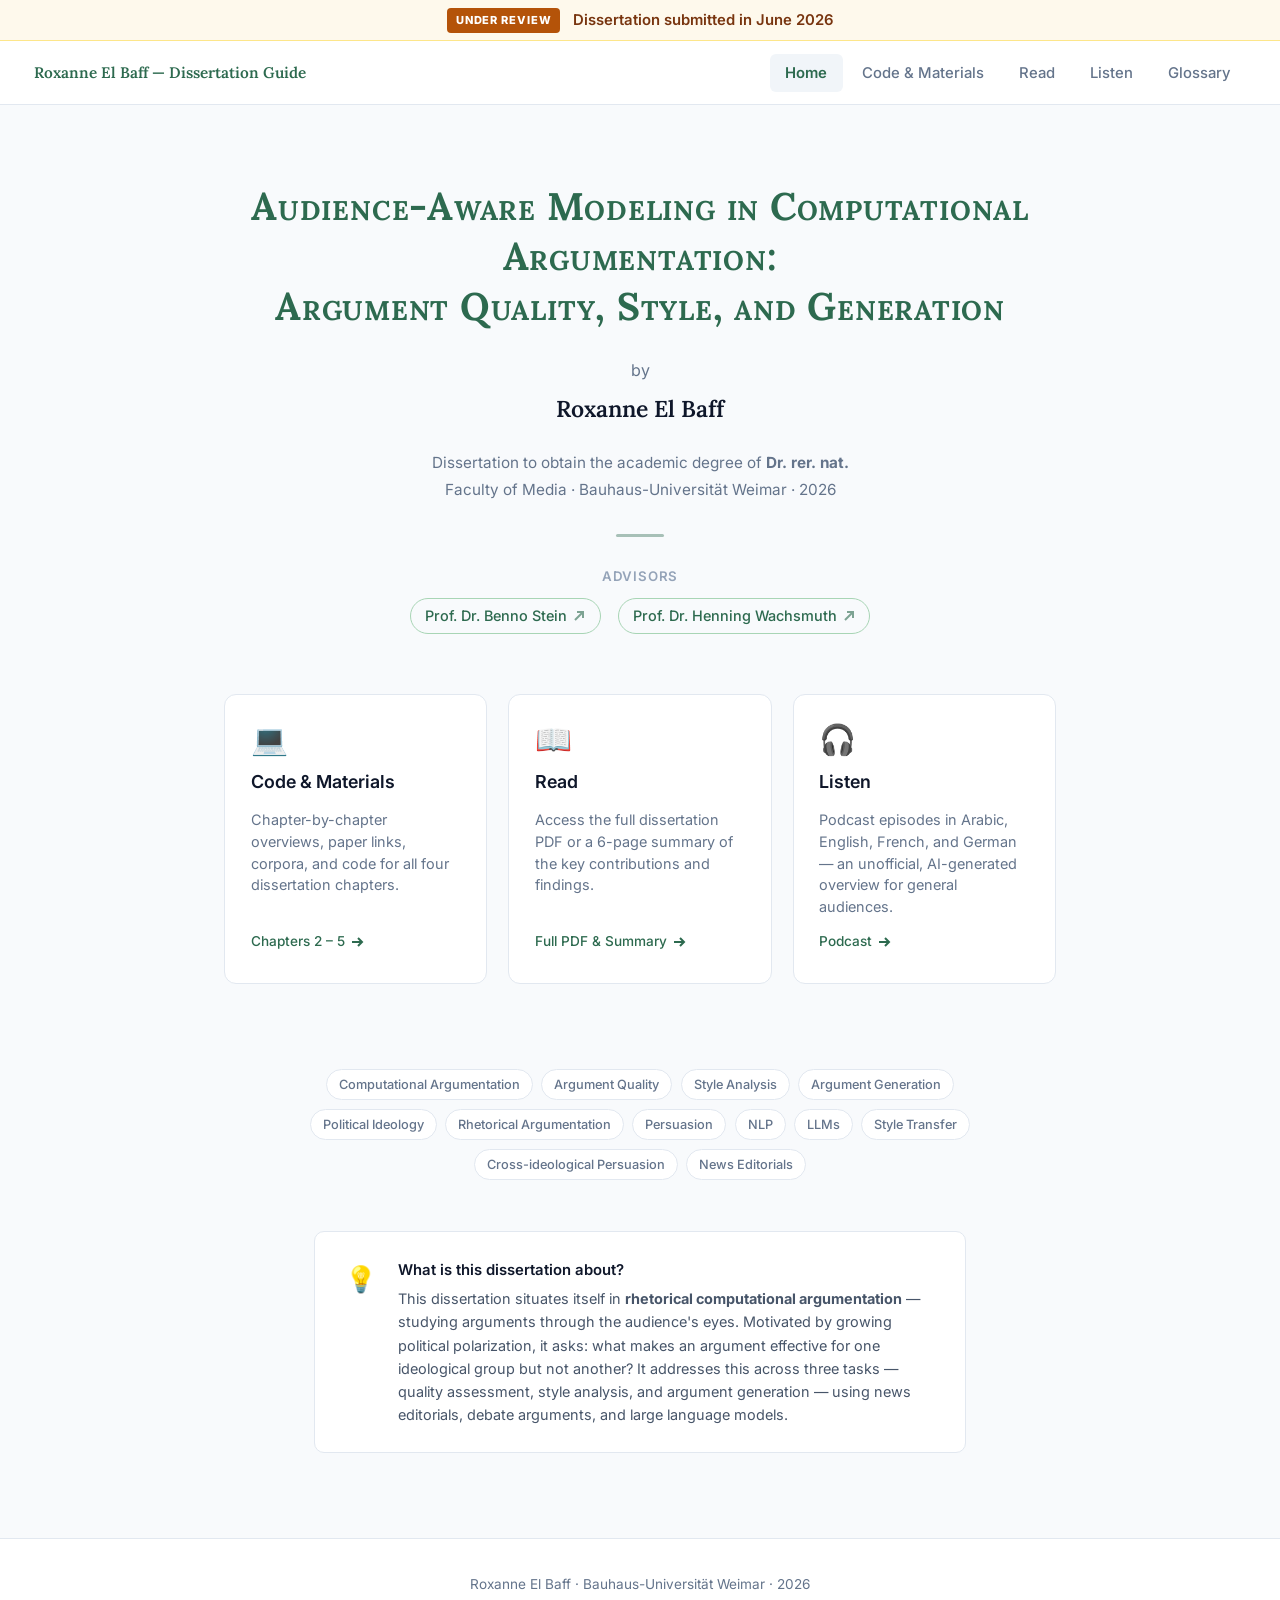
<file: index.html>
<!DOCTYPE html>
<html lang="en">
<head>
  <meta charset="UTF-8" />
  <meta name="viewport" content="width=device-width, initial-scale=1.0" />
  <title>Audience-Aware Modeling in Computational Argumentation</title>
  <meta name="description" content="Dissertation guide for Audience-Aware Modeling in Computational Argumentation: Argument Quality, Style, and Generation — Roxanne El Baff, Bauhaus-Universität Weimar, 2026." />
  <link rel="stylesheet" href="css/styles.css" />
</head>
<body>

  <!-- ── Nav ── -->
  <nav id="site-nav"></nav>

  <!-- ── Hero ── -->
  <section class="hero">
    <h1 class="hero-title">
      Audience-Aware Modeling in Computational Argumentation:<br>
      Argument Quality, Style, and Generation
    </h1>
    <p class="hero-by">by</p>
    <p class="hero-author">Roxanne El Baff</p>
    <p class="hero-meta">
      Dissertation to obtain the academic degree of <strong>Dr. rer. nat.</strong><br>
      Faculty of Media · Bauhaus-Universität Weimar · 2026
    </p>

    <div class="hero-divider"></div>

    <p style="font-size:0.78rem;color:#94a3b8;margin-bottom:0.6rem;letter-spacing:0.06em;text-transform:uppercase;font-weight:600;">Advisors</p>
    <div class="hero-advisors">
      <a class="advisor-link" href="https://scholar.google.com/citations?user=GCAVWqgAAAAJ&hl=en" target="_blank" rel="noopener">
        Prof. Dr. Benno Stein
        <svg viewBox="0 0 12 12" fill="none" stroke="currentColor" stroke-width="2"><path d="M2 10L10 2M4 2h6v6"/></svg>
      </a>
      <a class="advisor-link" href="https://scholar.google.com/citations?user=kPps-H8AAAAJ&hl=en" target="_blank" rel="noopener">
        Prof. Dr. Henning Wachsmuth
        <svg viewBox="0 0 12 12" fill="none" stroke="currentColor" stroke-width="2"><path d="M2 10L10 2M4 2h6v6"/></svg>
      </a>
    </div>
  </section>

  <!-- ── Entry cards ── -->
  <div class="entry-cards">
        <a class="entry-card" href="materials/index.html">
      <div class="entry-card-icon">💻</div>
      <div class="entry-card-title">Code &amp; Materials</div>
      <div class="entry-card-desc">Chapter-by-chapter overviews, paper links, corpora, and code for all four dissertation chapters.</div>
      <div class="entry-card-arrow">
        Chapters 2 – 5
        <svg width="14" height="14" viewBox="0 0 14 14" fill="none" stroke="currentColor" stroke-width="2"><path d="M2 7h10M8 3l4 4-4 4"/></svg>
      </div>
    </a>
    
    <a class="entry-card" href="read.html">
      <div class="entry-card-icon">📖</div>
      <div class="entry-card-title">Read</div>
      <div class="entry-card-desc">Access the full dissertation PDF or a 6-page summary of the key contributions and findings.</div>
      <div class="entry-card-arrow">
        Full PDF &amp; Summary
        <svg width="14" height="14" viewBox="0 0 14 14" fill="none" stroke="currentColor" stroke-width="2"><path d="M2 7h10M8 3l4 4-4 4"/></svg>
      </div>
    </a>

    <a class="entry-card" href="listen.html">
      <div class="entry-card-icon">🎧</div>
      <div class="entry-card-title">Listen</div>
      <div class="entry-card-desc">Podcast episodes in Arabic, English, French, and German — an unofficial, AI-generated overview for general audiences.</div>
      <div class="entry-card-arrow">
        Podcast
        <svg width="14" height="14" viewBox="0 0 14 14" fill="none" stroke="currentColor" stroke-width="2"><path d="M2 7h10M8 3l4 4-4 4"/></svg>
      </div>
    </a>


  </div>

  <!-- ── Tag cloud ── -->
  <div class="tag-cloud">
    <span class="tag">Computational Argumentation</span>
    <span class="tag">Argument Quality</span>
    <span class="tag">Style Analysis</span>
    <span class="tag">Argument Generation</span>
    <span class="tag">Political Ideology</span>
    <span class="tag">Rhetorical Argumentation</span>
    <span class="tag">Persuasion</span>
    <span class="tag">NLP</span>
    <span class="tag">LLMs</span>
    <span class="tag">Style Transfer</span>
    <span class="tag">Cross-ideological Persuasion</span>
    <span class="tag">News Editorials</span>
  </div>

  <!-- ── About strip ── -->
  <div style="max-width:720px;margin:0 auto 5rem;padding:0 2rem;">
    <div style="background:#fff;border:1px solid #e2e8f0;border-radius:10px;padding:1.5rem 1.75rem;display:flex;gap:1.25rem;align-items:flex-start;">
      <div style="font-size:1.5rem;flex-shrink:0;">💡</div>
      <div>
        <p style="font-size:0.875rem;font-weight:600;color:#0f172a;margin-bottom:0.3rem;">What is this dissertation about?</p>
        <p style="font-size:0.85rem;color:#475569;line-height:1.6;">
          This dissertation situates itself in <strong>rhetorical computational argumentation</strong> — studying arguments
          through the audience's eyes. Motivated by growing political polarization, it asks: what makes an argument
          effective for one ideological group but not another? It addresses this across three tasks — quality assessment,
          style analysis, and argument generation — using news editorials, debate arguments, and large language models.
        </p>
      </div>
    </div>
  </div>

  <footer class="site-footer">
    Roxanne El Baff · Bauhaus-Universität Weimar · 2026
  </footer>

  <script src="js/nav.js"></script>
  <script src="js/main.js"></script>
</body>
</html>
</file>
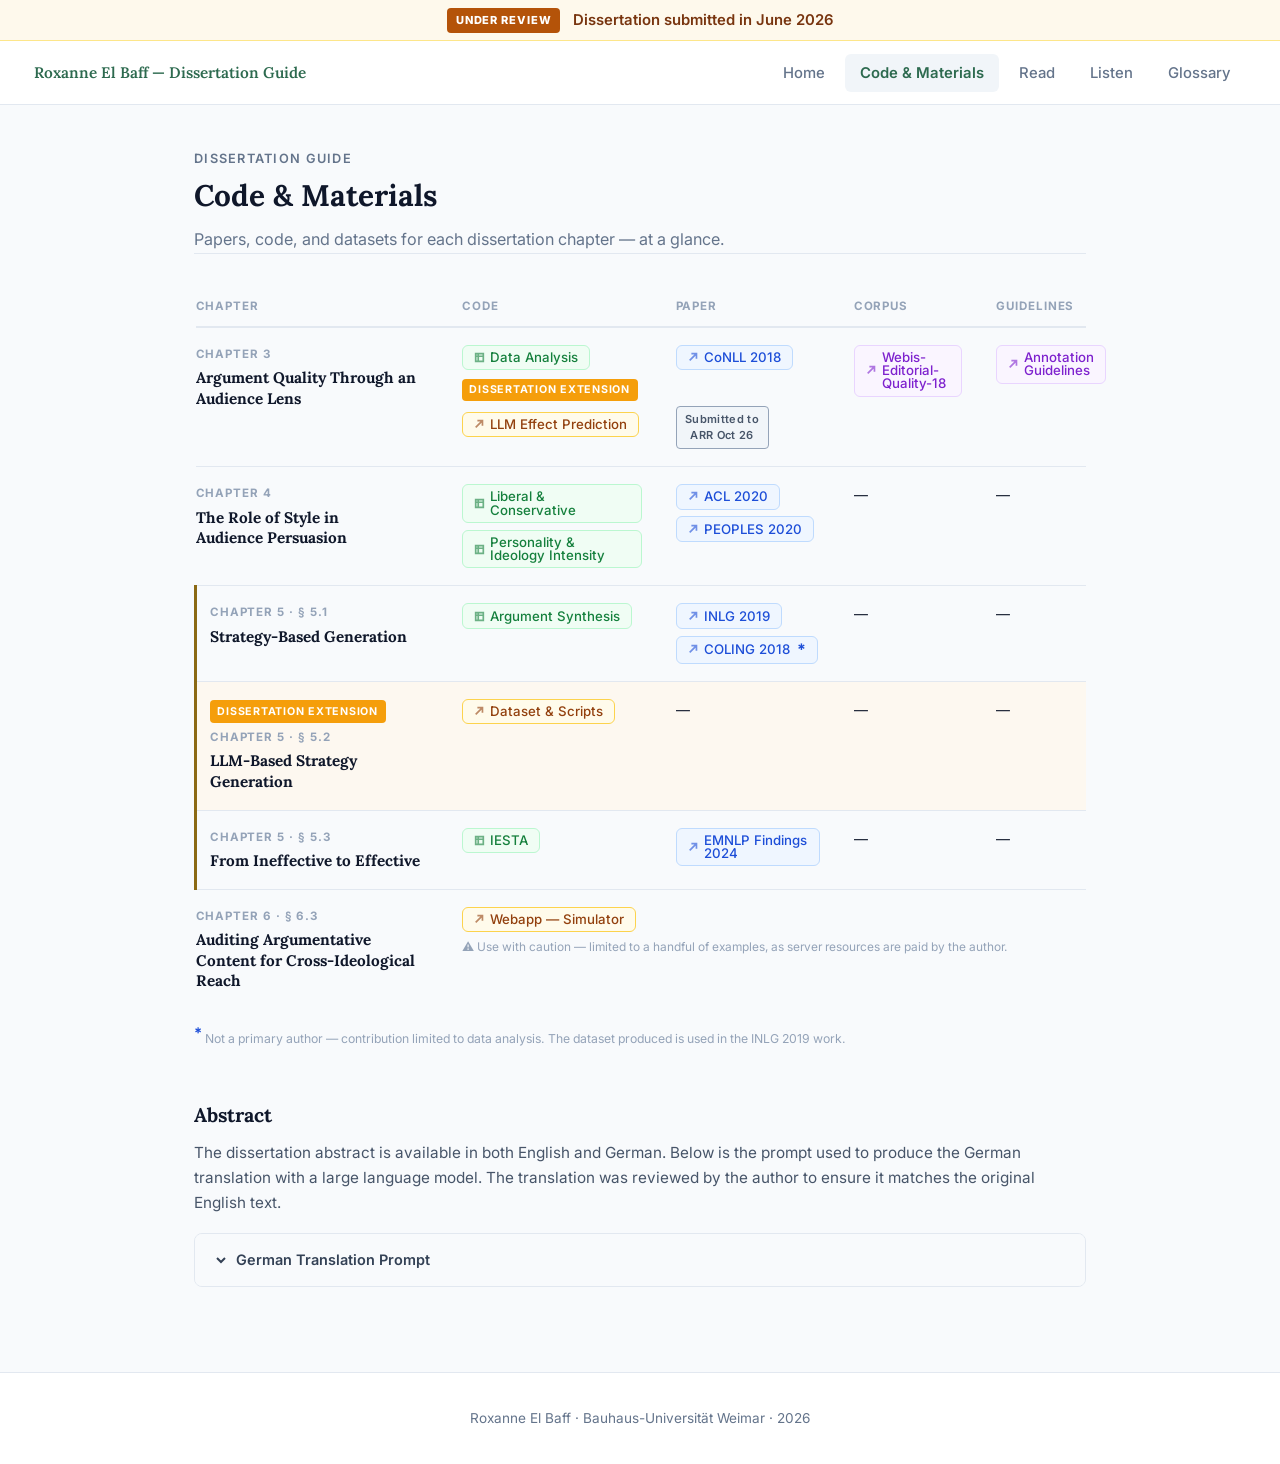
<file: materials/index.html>
<!DOCTYPE html>
<html lang="en">
<head>
  <meta charset="UTF-8" />
  <meta name="viewport" content="width=device-width, initial-scale=1.0" />
  <title>Code &amp; Materials — Audience-Aware Modeling in Computational Argumentation</title>
  <link rel="stylesheet" href="../css/styles.css" />
  <style>
    .materials-simple {
      max-width: 960px;
      margin: 0 auto;
      padding: 2.5rem 2rem 5rem;
    }

    .materials-simple .page-header {
      padding: 0;
      margin-bottom: 2.5rem;
    }

    /* ── Chapter table ── */
    .chapter-table {
      width: 100%;
      border-collapse: collapse;
      font-size: 0.82rem;
      table-layout: fixed;
    }
    .chapter-table col.col-chapter  { width: 28%; }
    .chapter-table col.col-code     { width: 24%; }
    .chapter-table col.col-paper    { width: 20%; }
    .chapter-table col.col-corpus   { width: 16%; }
    .chapter-table col.col-guide    { width: 12%; }

    .chapter-table thead th {
      text-align: left;
      font-size: 0.68rem;
      font-weight: 700;
      letter-spacing: 0.08em;
      text-transform: uppercase;
      color: #94a3b8;
      border-bottom: 2px solid #e2e8f0;
      padding: 0 1rem 0.6rem;
    }
    .chapter-table thead th:first-child { padding-left: 0; }

    .chapter-table tbody tr {
      border-bottom: 1px solid #e2e8f0;
    }
    .chapter-table tbody tr:last-child { border-bottom: none; }
    .chapter-table tbody tr.section-row td { border-bottom: 1px dashed #e2e8f0; }
    .chapter-table tbody tr.section-row:last-child td { border-bottom: 1px solid #e2e8f0; }

    .chapter-table td {
      padding: 1rem 1rem;
      vertical-align: top;
    }
    .chapter-table td:first-child { padding-left: 0; }

    /* chapter label cell */
    .ch-label {
      min-width: 0;
    }
    .ch-label .ch-num {
      font-size: 0.68rem;
      font-weight: 700;
      letter-spacing: 0.08em;
      text-transform: uppercase;
      color: #94a3b8;
      margin-bottom: 0.25rem;
    }
    .ch-label .ch-name {
      font-family: 'Lora', serif;
      font-weight: 700;
      font-size: 0.9rem;
      color: #0f172a;
      line-height: 1.35;
      display: block;
    }
    .ch-label a.ch-link {
      text-decoration: none;
      color: #0f172a;
    }
    .ch-label a.ch-link:hover {
      color: #2d6a4f;
      text-decoration: underline;
      text-underline-offset: 2px;
    }

    /* section sub-row label */
    .section-label {
      padding-left: 1.25rem;
    }
    .section-label .section-num {
      font-size: 0.68rem;
      font-weight: 700;
      letter-spacing: 0.07em;
      text-transform: uppercase;
      color: #94a3b8;
      margin-bottom: 0.2rem;
    }
    .section-label .section-name {
      font-size: 0.85rem;
      font-weight: 600;
      color: #334155;
      line-height: 1.3;
    }

    /* bridge row */
    .bridge-row td {
      background: #fdf8f0;
    }
    .bridge-label {
      display: inline-block;
      font-size: 0.63rem;
      font-weight: 700;
      letter-spacing: 0.07em;
      text-transform: uppercase;
      background: #f59e0b;
      color: #fff;
      padding: 0.15rem 0.45rem;
      border-radius: 4px;
      margin-bottom: 0.3rem;
    }

    /* link chips */
    .chip-list {
      display: flex;
      flex-wrap: wrap;
      gap: 0.4rem;
    }
    .chip {
      display: inline-flex;
      align-items: center;
      gap: 0.3rem;
      font-size: 0.78rem;
      font-weight: 500;
      padding: 0.3rem 0.65rem;
      border-radius: 6px;
      border: 1px solid #e2e8f0;
      background: #fff;
      color: #334155;
      transition: background 0.15s, border-color 0.15s;
      text-decoration: none;
      line-height: 1;
    }
    .chip:hover {
      background: #f1f5f9;
      border-color: #cbd5e1;
    }
    .chip svg { flex-shrink: 0; opacity: 0.6; }
    .chip.chip-paper { border-color: #bfdbfe; background: #eff6ff; color: #1d4ed8; }
    .chip.chip-paper:hover { background: #dbeafe; }
    .chip.chip-code  { border-color: #bbf7d0; background: #f0fdf4; color: #15803d; }
    .chip.chip-code:hover  { background: #dcfce7; }
    .chip.chip-corpus { border-color: #e9d5ff; background: #faf5ff; color: #7e22ce; }
    .chip.chip-corpus:hover { background: #f3e8ff; }
    .chip.chip-disabled {
      opacity: 0.45;
      pointer-events: none;
      cursor: default;
    }
    .chip.chip-ext {
      border-color: #fcd34d;
      background: #fffbeb;
      color: #92400e;
    }

    /* texttt-style prefix label inside chips */
    .chip-prefix {
      font-family: 'Courier New', Courier, monospace;
      font-weight: 700;
      font-size: 0.78rem;
      opacity: 0.65;
      margin-right: 0.15rem;
    }

    /* icon shortcuts */
    .ico-ext { display:inline-block; width:11px; height:11px; }

    @media (max-width: 700px) {
      .chapter-table thead { display: none; }
      .chapter-table, .chapter-table tbody, .chapter-table tr, .chapter-table td {
        display: block;
        width: 100%;
      }
      .chapter-table tbody tr {
        padding: 1rem 0;
        border-bottom: 1px solid #e2e8f0;
      }
      .chapter-table tbody tr:last-child { border-bottom: none; }
      .chapter-table td {
        padding: 0.35rem 0;
      }
      /* hide dash-only cells on mobile */
      .chapter-table td.td-dash { display: none; }
      /* show column label before each non-chapter cell */
      .chapter-table td[data-label]:not([data-label=""])::before {
        content: attr(data-label);
        display: block;
        font-size: 0.62rem;
        font-weight: 700;
        letter-spacing: 0.08em;
        text-transform: uppercase;
        color: #94a3b8;
        margin-bottom: 0.3rem;
      }
      .section-label { padding-left: 0.75rem; }
    }
  </style>
</head>
<body>

  <nav id="site-nav"></nav>

  <div class="materials-simple">
    <div class="page-header">
      <p class="page-header-eyebrow">Dissertation Guide</p>
      <h1 class="page-header-title">Code &amp; Materials</h1>
      <p class="page-header-desc">
        Papers, code, and datasets for each dissertation chapter — at a glance.
      </p>
    </div>

    <table class="chapter-table">
      <colgroup>
        <col class="col-chapter">
        <col class="col-code">
        <col class="col-paper">
        <col class="col-corpus">
        <col class="col-guide">
      </colgroup>
      <thead>
        <tr>
          <th>Chapter</th>
          <th>Code</th>
          <th>Paper</th>
          <th>Corpus</th>
          <th>Guidelines</th>
        </tr>
      </thead>
      <tbody>

        <!-- ── Chapter 3 ── -->
        <tr>
          <td class="ch-label">
            <div class="ch-num">Chapter 3</div>
            <a class="ch-name ch-link" href="chapter-3.html">Argument Quality Through an Audience&nbsp;Lens</a>
          </td>
          <td data-label="Code">
            <div class="chip-list">
              <a class="chip chip-code" href="https://github.com/roxanneelbaff/conll2018_editorial_effect" target="_blank" rel="noopener">
                <svg class="ico-ext" viewBox="0 0 13 13" fill="none" stroke="currentColor" stroke-width="2"><path d="M2 2h9v9H2zM5 2v9M2 5h9"/></svg>
                Data Analysis
              </a>
            </div>
            <div style="margin-top:0.4rem;">
              <span class="bridge-label">Dissertation Extension</span>
              <div class="chip-list" style="margin-top:0.3rem;">
                <a class="chip chip-ext" href="https://github.com/roxanneelbaff/elbaff_dissertation_code" target="_blank" rel="noopener">
                  <svg class="ico-ext" viewBox="0 0 13 13" fill="none" stroke="currentColor" stroke-width="2"><path d="M2 10L10 2M4 2h6v6"/></svg>
                  LLM Effect Prediction
                </a>
              </div>
            </div>
          </td>
          <td data-label="Paper">
            <div class="chip-list">
              <a class="chip chip-paper" href="https://aclanthology.org/K18-1044/" target="_blank" rel="noopener">
                <svg class="ico-ext" viewBox="0 0 13 13" fill="none" stroke="currentColor" stroke-width="2"><path d="M2 10L10 2M4 2h6v6"/></svg>
                CoNLL 2018
              </a>
            </div>
            <div style="margin-top:0.4rem;">
              <span style="visibility:hidden;" class="bridge-label">Dissertation Extension</span>
              <!-- <span style="visibility:hidden;display:inline-block;font-size:0.63rem;font-weight:700;letter-spacing:0.07em;text-transform:uppercase;padding:0.15rem 0.45rem;border-radius:4px;margin-bottom:0.3rem;">Dissertation Extension</span> -->
              <div style="margin-top:-1rem;">
                <span style="display:inline-block;font-size:0.65rem;font-weight:600;color:#475569;background:#f1f5f9;border:1px solid #94a3b8;padding:0.25rem 0.5rem;border-radius:4px;letter-spacing:0.03em;line-height:1.5;text-align:center;">Submitted to<br>ARR Oct 26</span>
              </div>
            </div>
            
          </td>
          <td data-label="Corpus">
            <div class="chip-list">
              <a class="chip chip-corpus" href="https://webis.de/data/webis-editorial-quality-18.html" target="_blank" rel="noopener">
                <svg class="ico-ext" viewBox="0 0 13 13" fill="none" stroke="currentColor" stroke-width="2"><path d="M2 10L10 2M4 2h6v6"/></svg>
                Webis-Editorial-Quality-18
              </a>
            </div>
          </td>
          <td data-label="Guidelines">
            <div class="chip-list">
              <a class="chip chip-corpus" href="https://github.com/roxanneelbaff/conll2018_editorial_effect/tree/main/data/annotation_guidelines" target="_blank" rel="noopener">
                <svg class="ico-ext" viewBox="0 0 13 13" fill="none" stroke="currentColor" stroke-width="2"><path d="M2 10L10 2M4 2h6v6"/></svg>
                Annotation Guidelines
              </a>
            </div>
          </td>
        </tr>

        <!-- ── Chapter 4 ── -->
        <tr>
          <td class="ch-label">
            <div class="ch-num">Chapter 4</div>
            <a class="ch-name ch-link" href="chapter-4.html">The Role of Style in Audience&nbsp;Persuasion</a>
          </td>
          <td data-label="Code">
            <div class="chip-list">
              <a class="chip chip-code" href="https://github.com/webis-de/acl20-editorials-style-persuasive-effect" target="_blank" rel="noopener">
                <svg class="ico-ext" viewBox="0 0 13 13" fill="none" stroke="currentColor" stroke-width="2"><path d="M2 2h9v9H2zM5 2v9M2 5h9"/></svg>
                Liberal &amp; Conservative
              </a>
              <a class="chip chip-code" href="https://github.com/roxanneelbaff/peoples2020-persuasion-personality-ideology/" target="_blank" rel="noopener">
                <svg class="ico-ext" viewBox="0 0 13 13" fill="none" stroke="currentColor" stroke-width="2"><path d="M2 2h9v9H2zM5 2v9M2 5h9"/></svg>
                Personality &amp; Ideology Intensity
              </a>
            </div>
          </td>
          <td data-label="Paper">
            <div class="chip-list">
              <a class="chip chip-paper" href="https://aclanthology.org/2020.acl-main.287/" target="_blank" rel="noopener">
                <svg class="ico-ext" viewBox="0 0 13 13" fill="none" stroke="currentColor" stroke-width="2"><path d="M2 10L10 2M4 2h6v6"/></svg>
                ACL 2020
              </a>
              <a class="chip chip-paper" href="https://aclanthology.org/2020.peoples-1.4/" target="_blank" rel="noopener">
                <svg class="ico-ext" viewBox="0 0 13 13" fill="none" stroke="currentColor" stroke-width="2"><path d="M2 10L10 2M4 2h6v6"/></svg>
                PEOPLES 2020
              </a>
            </div>
          </td>
          <td class="td-dash">—</td>
          <td class="td-dash">—</td>
        </tr>

        <!-- ── Chapter 5 · §5.1 ── -->
        <tr class="section-row">
          <td class="ch-label" style="border-left:3px solid #8b6914;padding-left:0.75rem;">
            <div class="ch-num">Chapter 5 · §&nbsp;5.1</div>
            <a class="ch-name ch-link" href="chapter-5.html">Strategy-Based Generation</a>
          </td>
          <td data-label="Code">
            <div class="chip-list">
              <a class="chip chip-code" href="https://github.com/roxanneelbaff/inlg2019-argument-synthesis" target="_blank" rel="noopener">
                <svg class="ico-ext" viewBox="0 0 13 13" fill="none" stroke="currentColor" stroke-width="2"><path d="M2 2h9v9H2zM5 2v9M2 5h9"/></svg>
                Argument Synthesis
              </a>
            </div>
          </td>
          <td data-label="Paper">
            <div class="chip-list">
              <a class="chip chip-paper" href="https://aclanthology.org/W19-8607/" target="_blank" rel="noopener">
                <svg class="ico-ext" viewBox="0 0 13 13" fill="none" stroke="currentColor" stroke-width="2"><path d="M2 10L10 2M4 2h6v6"/></svg>
                INLG 2019
              </a>
              <a class="chip chip-paper" href="https://aclanthology.org/C18-1318/" target="_blank" rel="noopener">
                <svg class="ico-ext" viewBox="0 0 13 13" fill="none" stroke="currentColor" stroke-width="2"><path d="M2 10L10 2M4 2h6v6"/></svg>
                COLING 2018<sup style="font-size:1.2em;margin-left:2px;font-weight:700;">*</sup>
              </a>
            </div>
          </td>
          <td class="td-dash">—</td>
          <td class="td-dash">—</td>
        </tr>

        <!-- ── Chapter 5 · §5.2 bridge ── -->
        <tr class="section-row bridge-row">
          <td class="ch-label" style="border-left:3px solid #8b6914;padding-left:0.75rem;">
            <div><span class="bridge-label">Dissertation Extension</span></div>
            <div class="ch-num">Chapter 5 · §&nbsp;5.2</div>
            <a class="ch-name ch-link" href="chapter-5.html">LLM-Based Strategy Generation</a>
          </td>
          <td data-label="Code">
            <div class="chip-list">
              <a class="chip chip-ext" href="https://github.com/roxanneelbaff/elbaff_dissertation_code" target="_blank" rel="noopener">
                <svg class="ico-ext" viewBox="0 0 13 13" fill="none" stroke="currentColor" stroke-width="2"><path d="M2 10L10 2M4 2h6v6"/></svg>
                Dataset &amp; Scripts
              </a>
            </div>
          </td>
          <td class="td-dash">—</td>
          <td class="td-dash">—</td>
          <td class="td-dash">—</td>
        </tr>

        <!-- ── Chapter 5 · §5.3 ── -->
        <tr>
          <td class="ch-label" style="border-left:3px solid #8b6914;padding-left:0.75rem;">
            <div class="ch-num">Chapter 5 · §&nbsp;5.3</div>
            <a class="ch-name ch-link" href="chapter-5.html">From Ineffective to&nbsp;Effective</a>
          </td>
          <td data-label="Code">
            <div class="chip-list">
              <a class="chip chip-code" href="https://github.com/roxanneelbaff/emnlp2024-iesta" target="_blank" rel="noopener">
                <svg class="ico-ext" viewBox="0 0 13 13" fill="none" stroke="currentColor" stroke-width="2"><path d="M2 2h9v9H2zM5 2v9M2 5h9"/></svg>
                IESTA
              </a>
            </div>
          </td>
          <td data-label="Paper">
            <div class="chip-list">
              <a class="chip chip-paper" href="https://aclanthology.org/2024.findings-emnlp.265/" target="_blank" rel="noopener">
                <svg class="ico-ext" viewBox="0 0 13 13" fill="none" stroke="currentColor" stroke-width="2"><path d="M2 10L10 2M4 2h6v6"/></svg>
                EMNLP Findings 2024
              </a>
            </div>
          </td>
          <td class="td-dash">—</td>
          <td class="td-dash">—</td>
        </tr>

        <!-- ── Chapter 6 · §6.3 ── -->
        <tr>
          <td class="ch-label">
            <div class="ch-num">Chapter 6 · §&nbsp;6.3</div>
            <a class="ch-name ch-link" href="chapter-6.html">Auditing Argumentative Content for Cross-Ideological Reach</a>
          </td>
          <td data-label="Demo" colspan="4">
            <div class="chip-list">
              <a class="chip chip-ext" href="https://crossfire.up.railway.app" target="_blank" rel="noopener">
                <svg class="ico-ext" viewBox="0 0 13 13" fill="none" stroke="currentColor" stroke-width="2"><path d="M2 10L10 2M4 2h6v6"/></svg>
                Webapp — Simulator
              </a>
            </div>
            <p style="font-size:0.7rem;color:#94a3b8;margin-top:0.35rem;line-height:1.45;">⚠️ Use with caution — limited to a handful of examples, as server resources are paid by the author.</p>
          </td>
        </tr>

      </tbody>
    </table>

    <p style="font-size:0.72rem;color:#94a3b8;margin-top:0.75rem;line-height:1.5;">
      <sup style="font-size:1.2em;font-weight:700;color:#1d4ed8;">*</sup> Not a primary author — contribution limited to data analysis. The dataset produced is used in the INLG 2019 work.
    </p>

    <!-- ── Abstract ── -->
    <div style="margin-top:3rem;">
      <h2 style="font-family:'Lora',serif;font-size:1.15rem;font-weight:700;color:#0f172a;margin-bottom:0.5rem;">Abstract</h2>
      <p style="font-size:0.9rem;color:#475569;margin-bottom:1rem;">
        The dissertation abstract is available in both English and German. Below is the prompt used to produce the German translation with a large language model.
        The translation was reviewed by the author to ensure it matches the original English text.
      </p>

      <details style="border:1px solid #e2e8f0;border-radius:8px;overflow:hidden;">
        <summary style="cursor:pointer;padding:0.85rem 1.1rem;font-size:0.85rem;font-weight:600;color:#334155;background:#f8fafc;list-style:none;display:flex;align-items:center;gap:0.5rem;">
          <svg width="14" height="14" viewBox="0 0 14 14" fill="none" stroke="currentColor" stroke-width="2" style="flex-shrink:0;transition:transform 0.2s;" class="summary-arrow"><path d="M3 5l4 4 4-4"/></svg>
          German Translation Prompt
        </summary>
        <pre style="margin:0;padding:1.25rem 1.4rem;font-size:0.78rem;line-height:1.65;background:#fff;color:#1e293b;white-space:pre-wrap;word-break:break-word;overflow-x:auto;border-top:1px solid #e2e8f0;font-family:'Courier New',Courier,monospace;">You are a scientific translator specializing in German-language NLP dissertations. Your task is to translate the following English abstract into a German scientific abstract that meets the standards of German academic writing in the NLP field.

Follow these rules strictly:

---

**Voice and Person**

- Never use first person. Do not use "wir" or "ich" under any circumstances.
- Use passive constructions: _"Es wird gezeigt, dass..."_, _"Es wird ein Framework vorgeschlagen..."_
- Or use nominalized subject constructions: _"Die vorliegende Arbeit untersucht..."_, _"Diese Dissertation schlägt vor..."_
- Never translate "we show" as "wir zeigen" — always recast as passive or nominal.

**Tense**

- Use present tense throughout for contributions and findings.
- Past tense is only acceptable for describing experimental procedures if it improves clarity.

**Terminology**

- Keep established English NLP and technical terms in English when no standard German equivalent exists. Examples: "Transformer", "Fine-Tuning", "Large Language Model", "Corpus", "Framework", "Benchmark". Do not invent German translations for these.
- Define abbreviations on first use in German: _"Computationale Argumentation (CA)"_.
- Use German decimal comma notation: _"0,42"_ not _"0.42"_.

**Structure** Preserve the implicit structure of the English abstract in this order:

1. Motivation — why the problem matters
2. Gap — what prior work has not addressed
3. Contribution — what this work does
4. Method and data — how and on what
5. Key findings — the main empirical results
6. Implication — what the findings mean (if present)

**Register and Style**

- The register is formal academic German. No colloquialisms.
- Prefer nominalized constructions over verbal ones where natural in German: _"die Untersuchung zeigt"_ rather than _"es wird untersucht und gezeigt"_.
- Avoid overlong sentence chains. German academic writing allows complex sentences, but each sentence should carry one clear idea.
- Do not hedge findings more than the original. If the English says "shows", use "zeigt", not "könnte darauf hindeuten".
- Do not strengthen findings beyond the original. If the English says "suggests", use "deutet darauf hin", not "beweist".

**Formatting**

- Continuous prose only. No bullet points, no numbered lists, no citations, no footnotes.
- Do not add content that is not in the English original.
- Do not omit content that is in the English original.
- The German abstract must be equivalent in scope and claims to the English version — not longer, not shorter by more than one sentence.

---

**English abstract to translate:**

[English_Abstract]

---

After translating, verify:

- [ ]  No "wir" or "ich" anywhere
- [ ]  All NLP technical terms kept in English
- [ ]  Decimal comma used for all numbers
- [ ]  Present tense used for findings and contributions
- [ ]  No citations or references included
- [ ]  Passive or nominal constructions used throughout</pre>
      </details>
    </div>

  </div>

  <footer class="site-footer">
    Roxanne El Baff · Bauhaus-Universität Weimar · 2026
  </footer>

  <script src="../js/nav.js"></script>
  <script src="../js/main.js"></script>
</body>
</html>
</file>
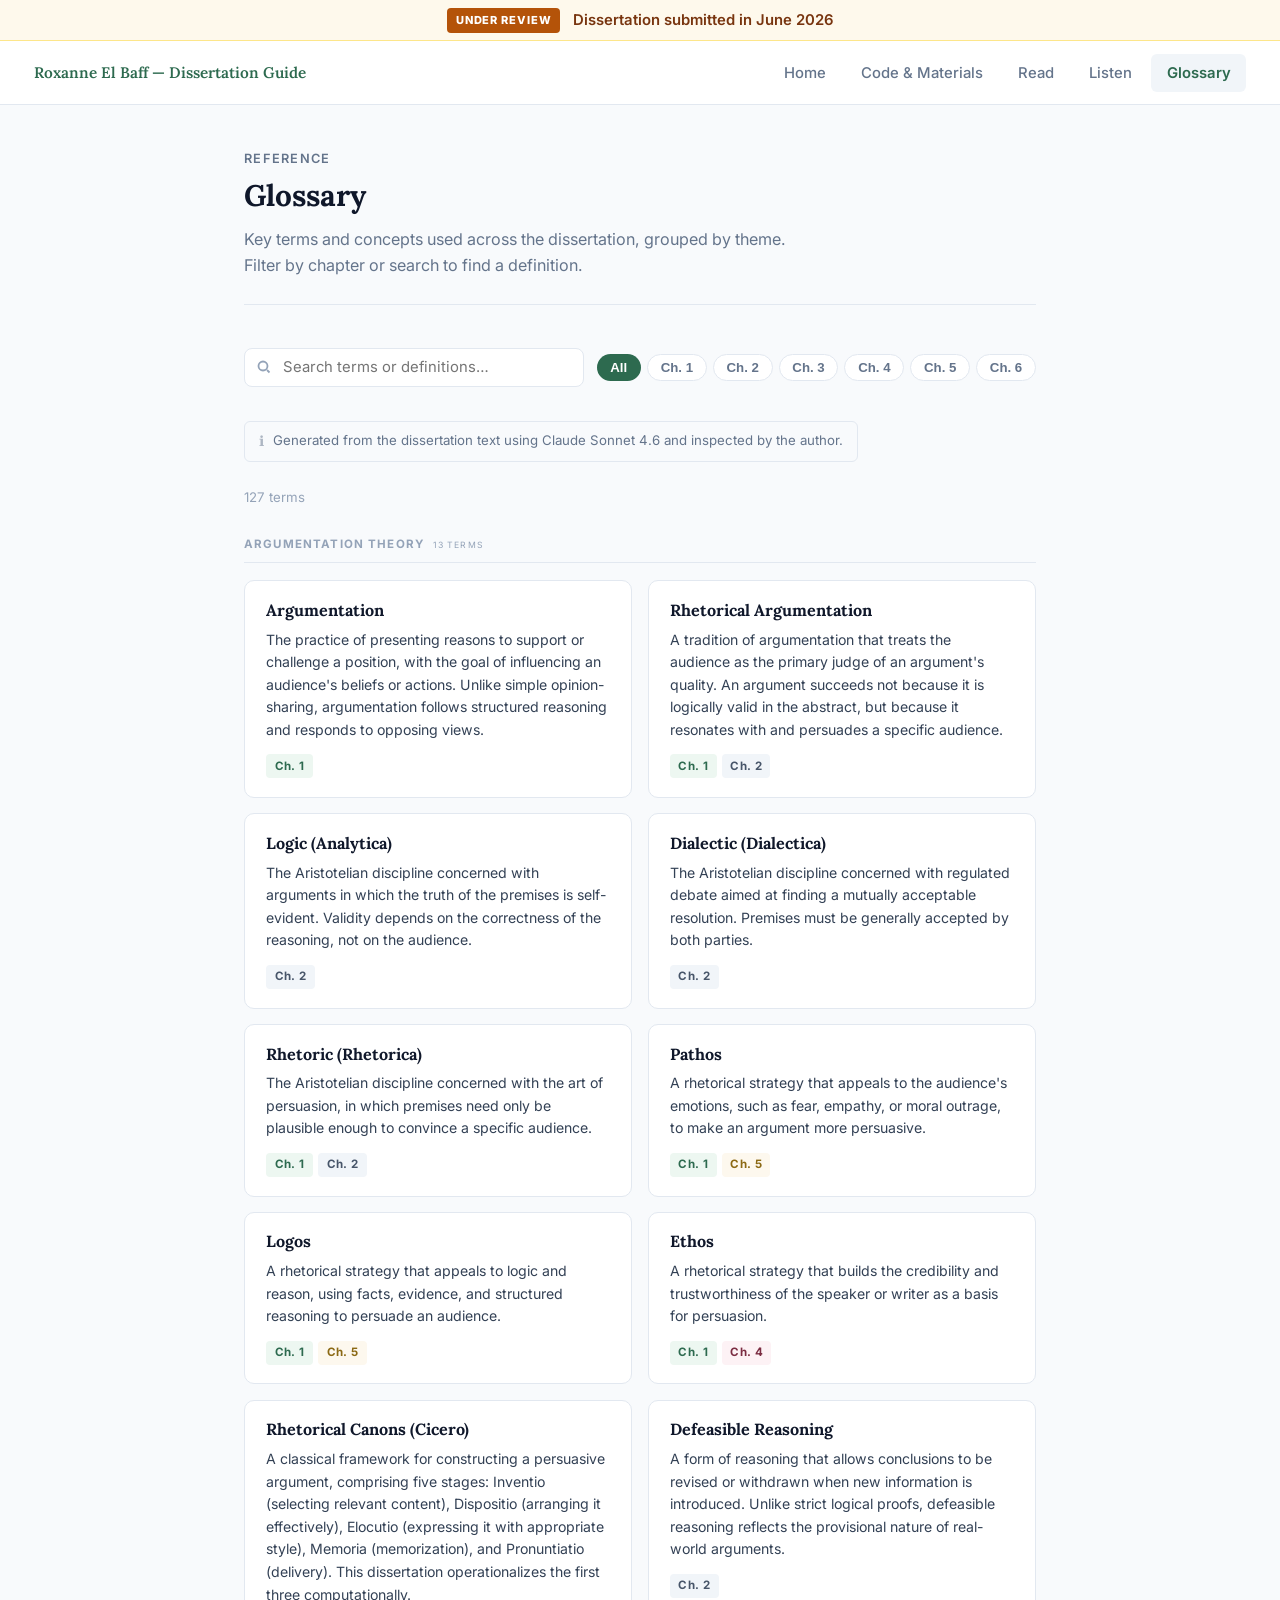
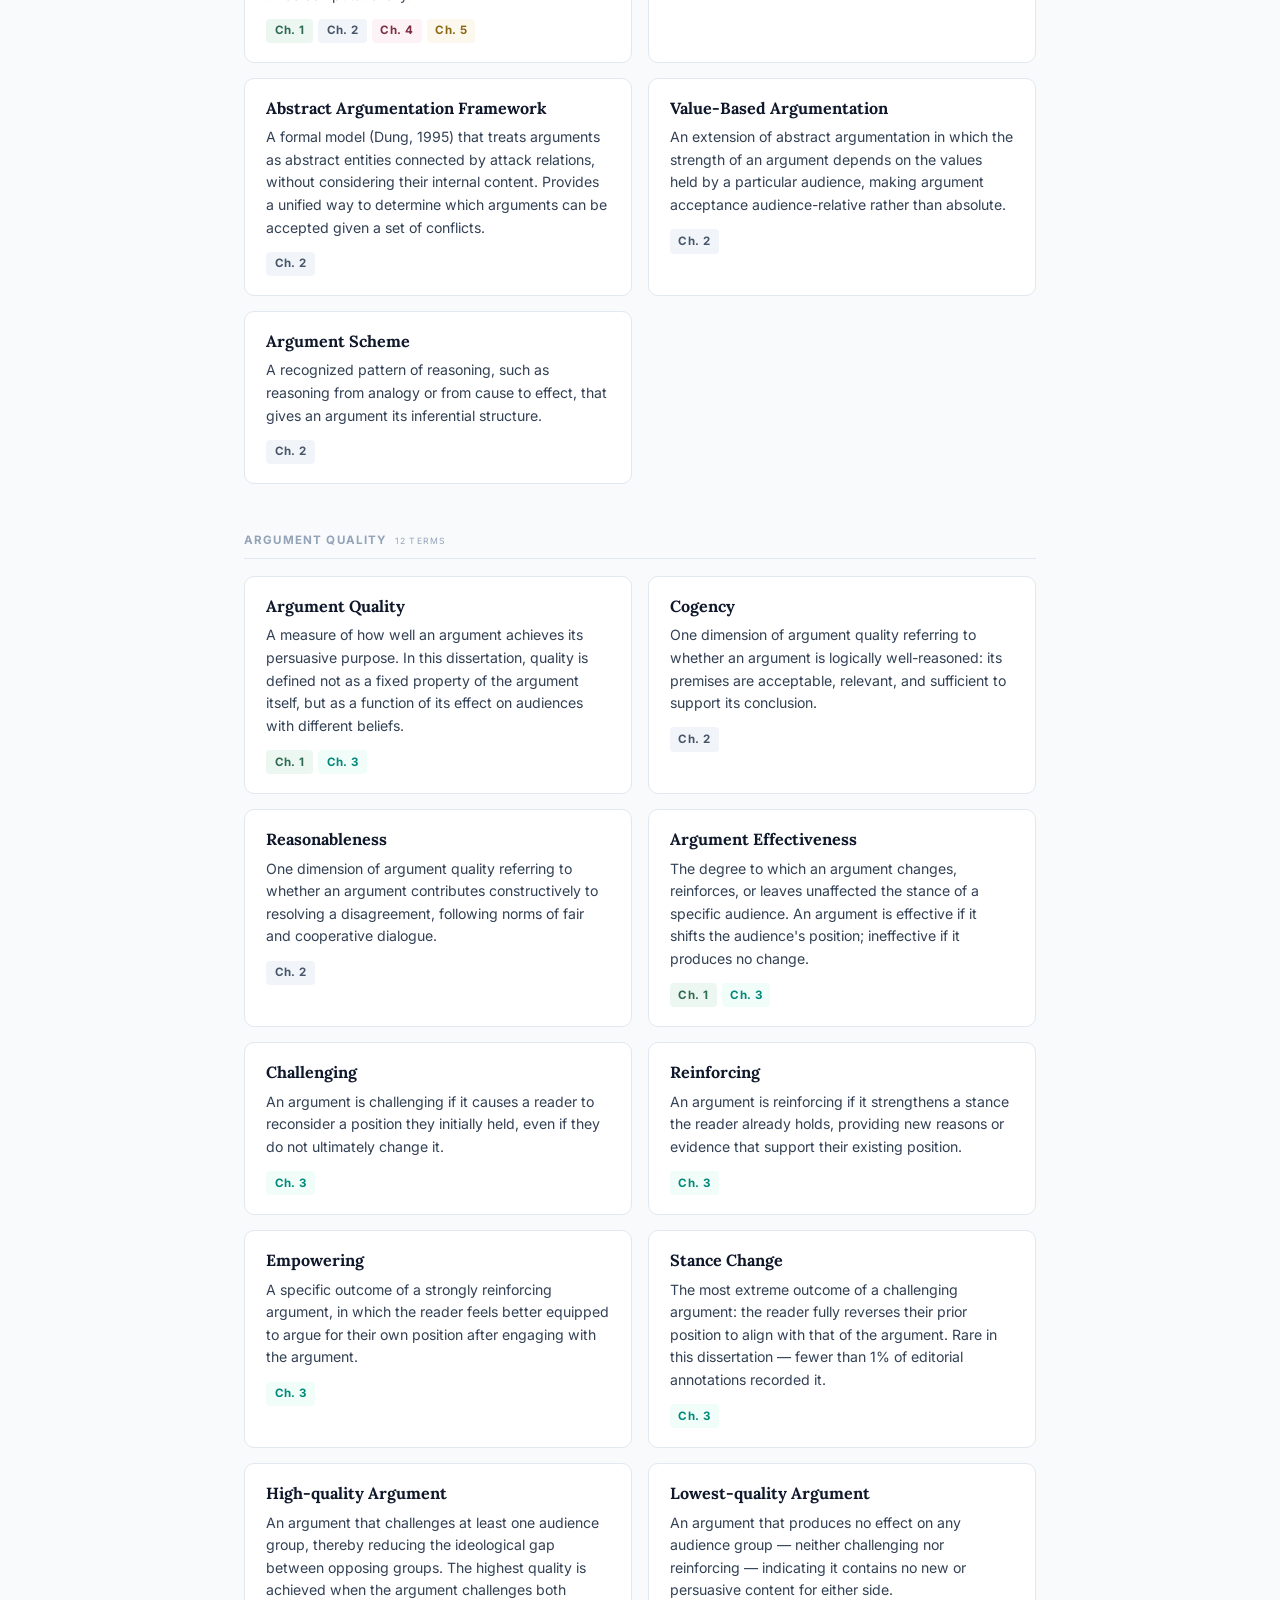
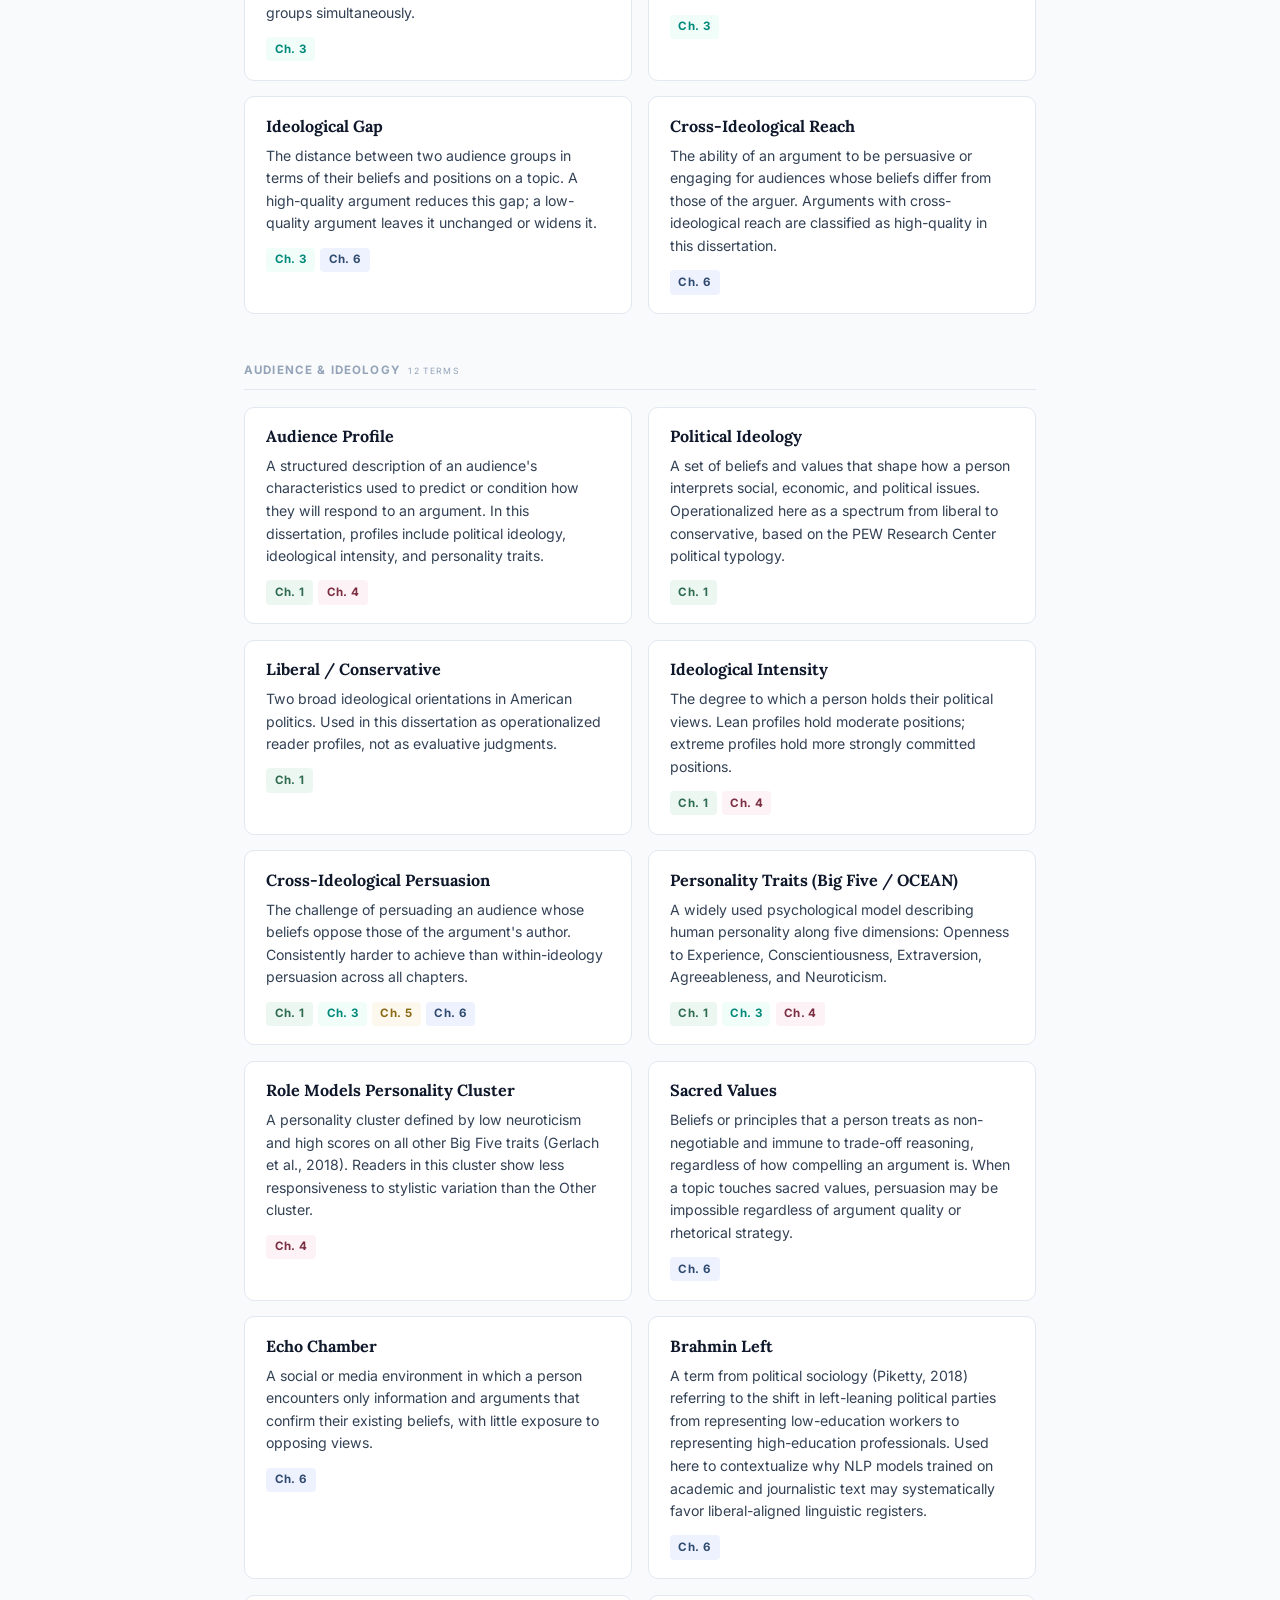
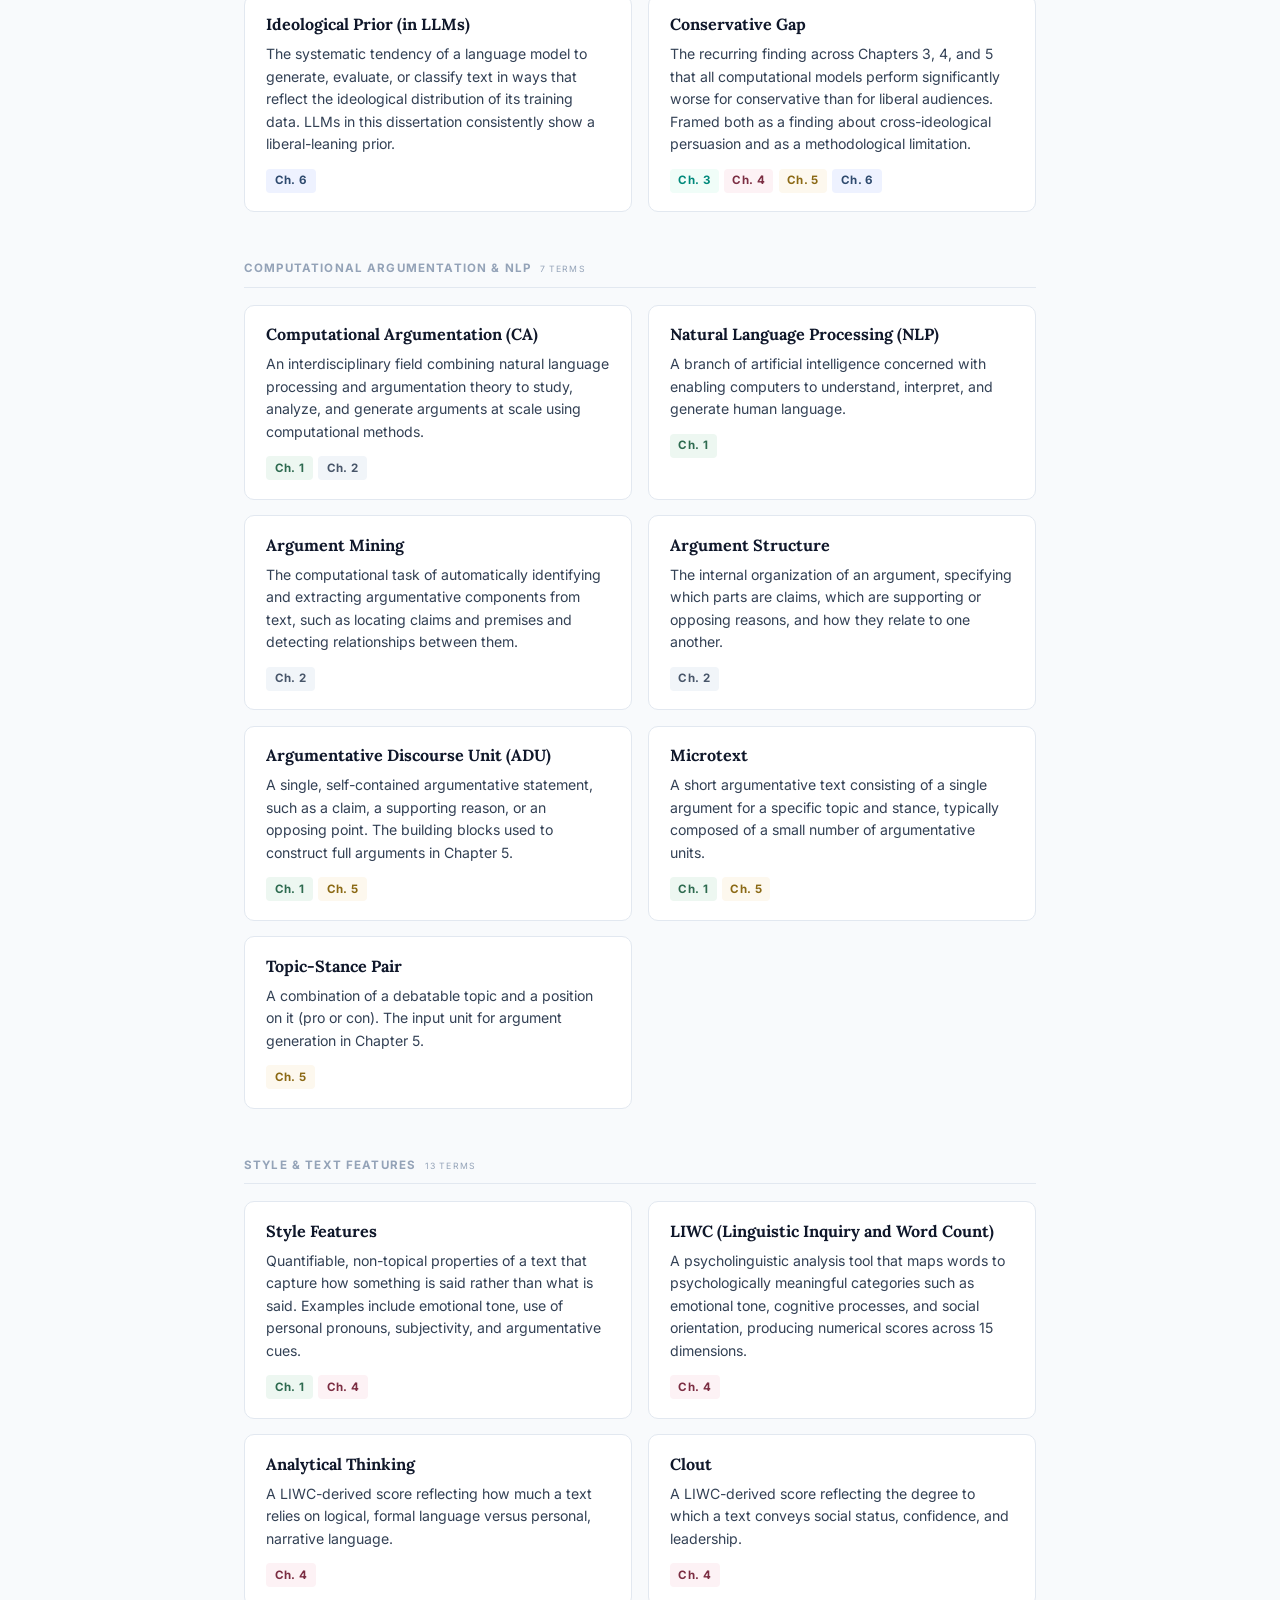
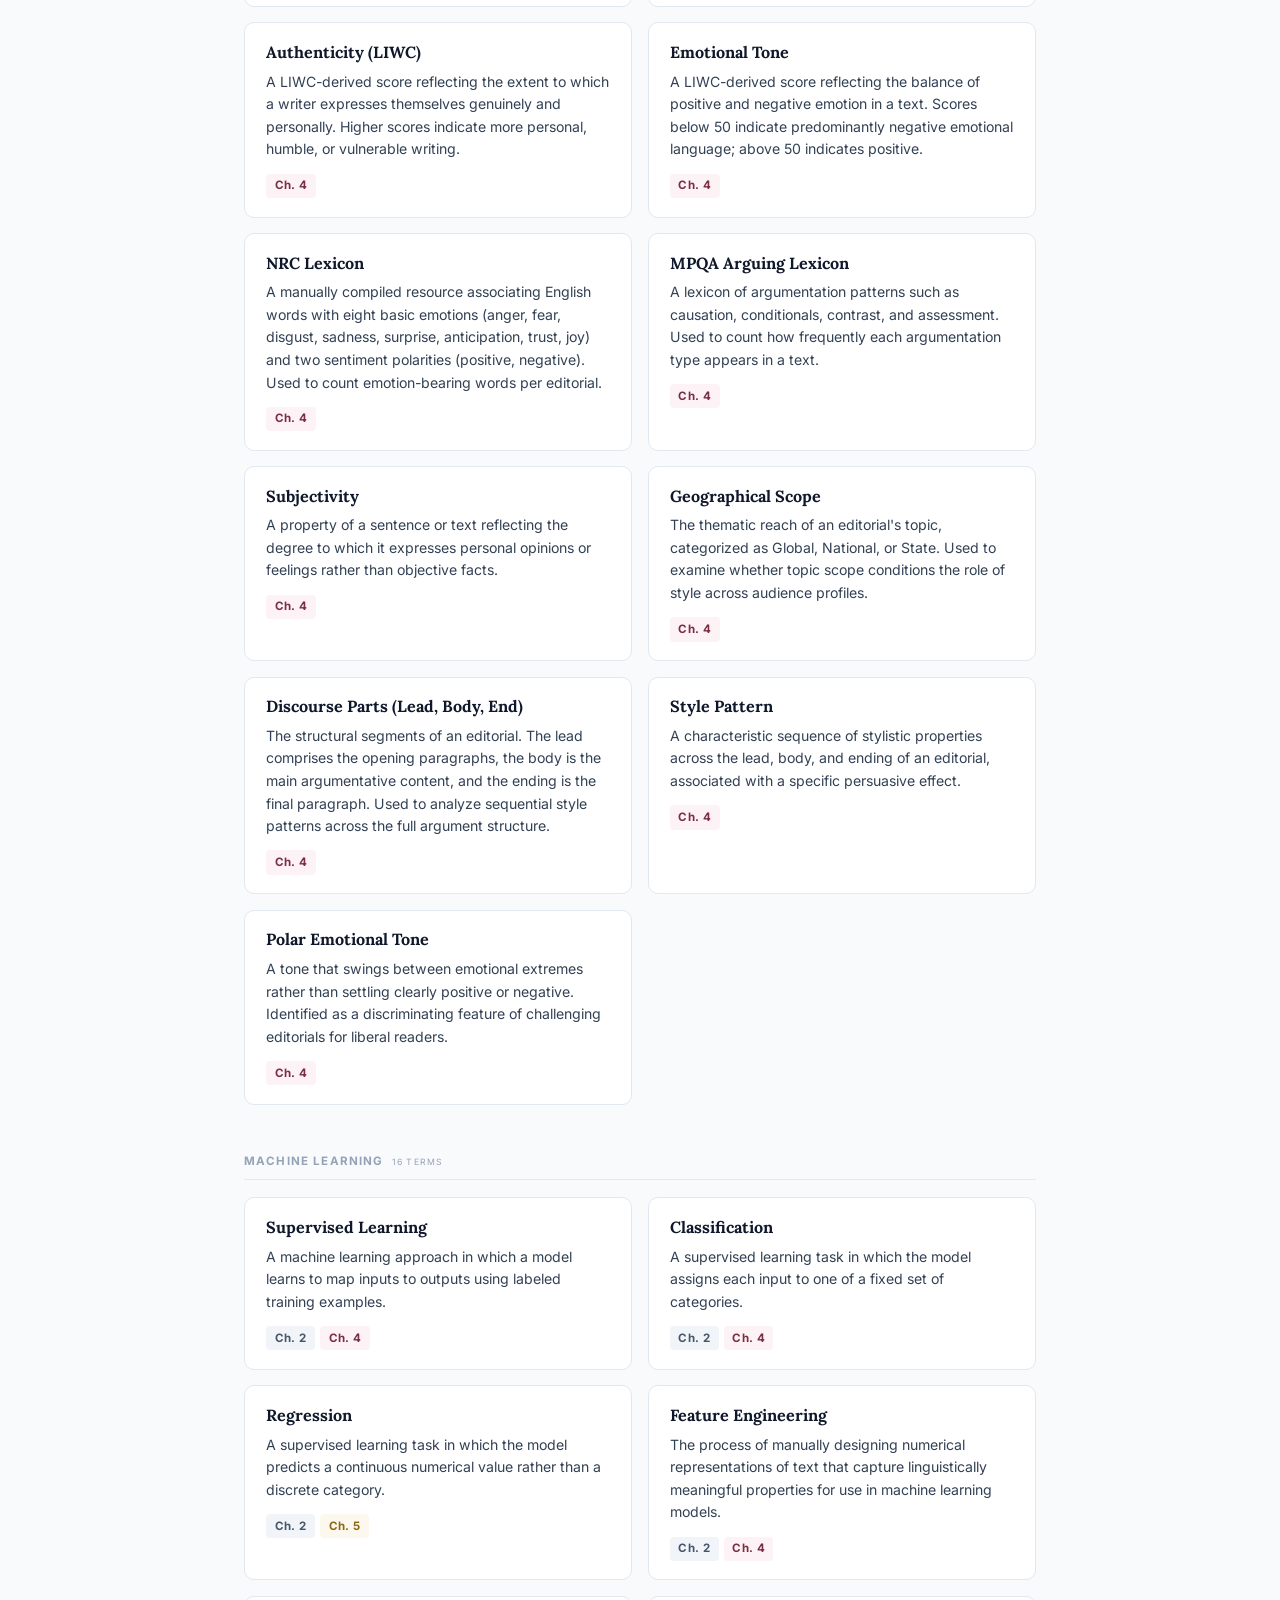
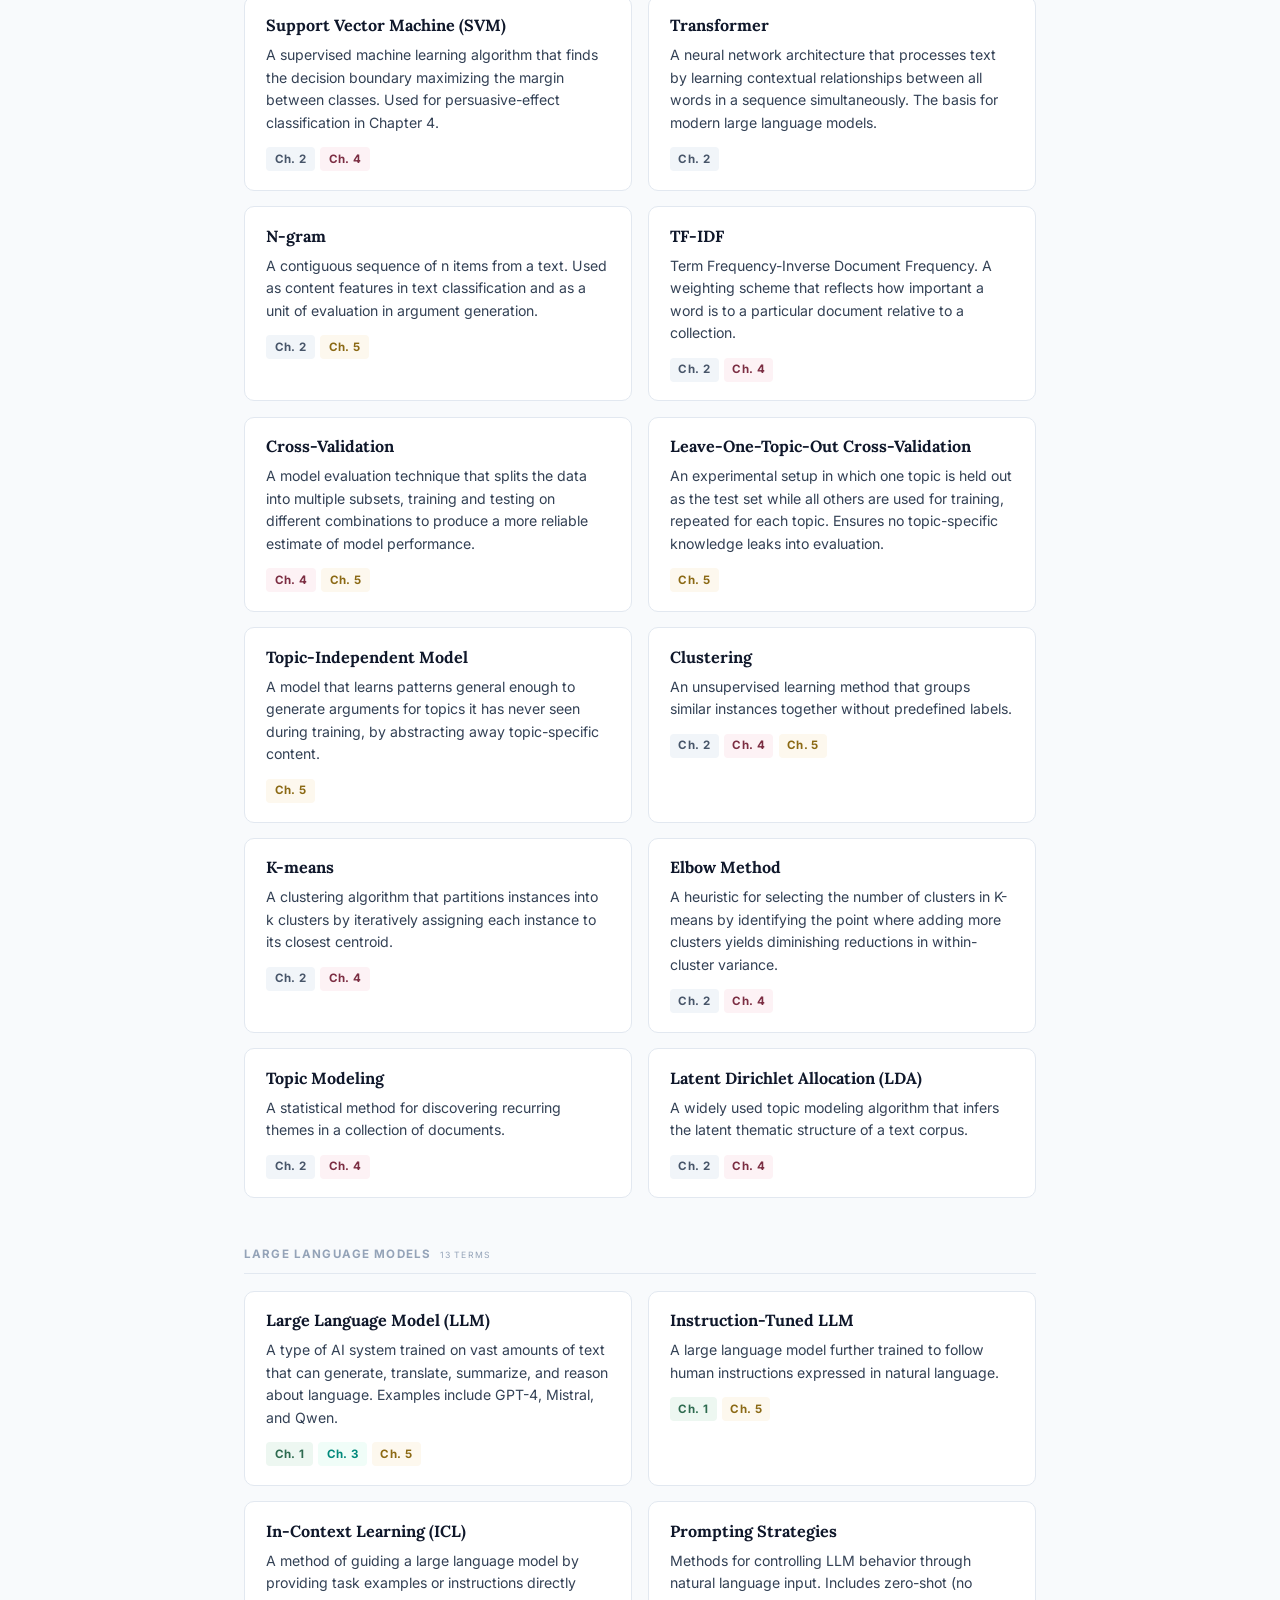
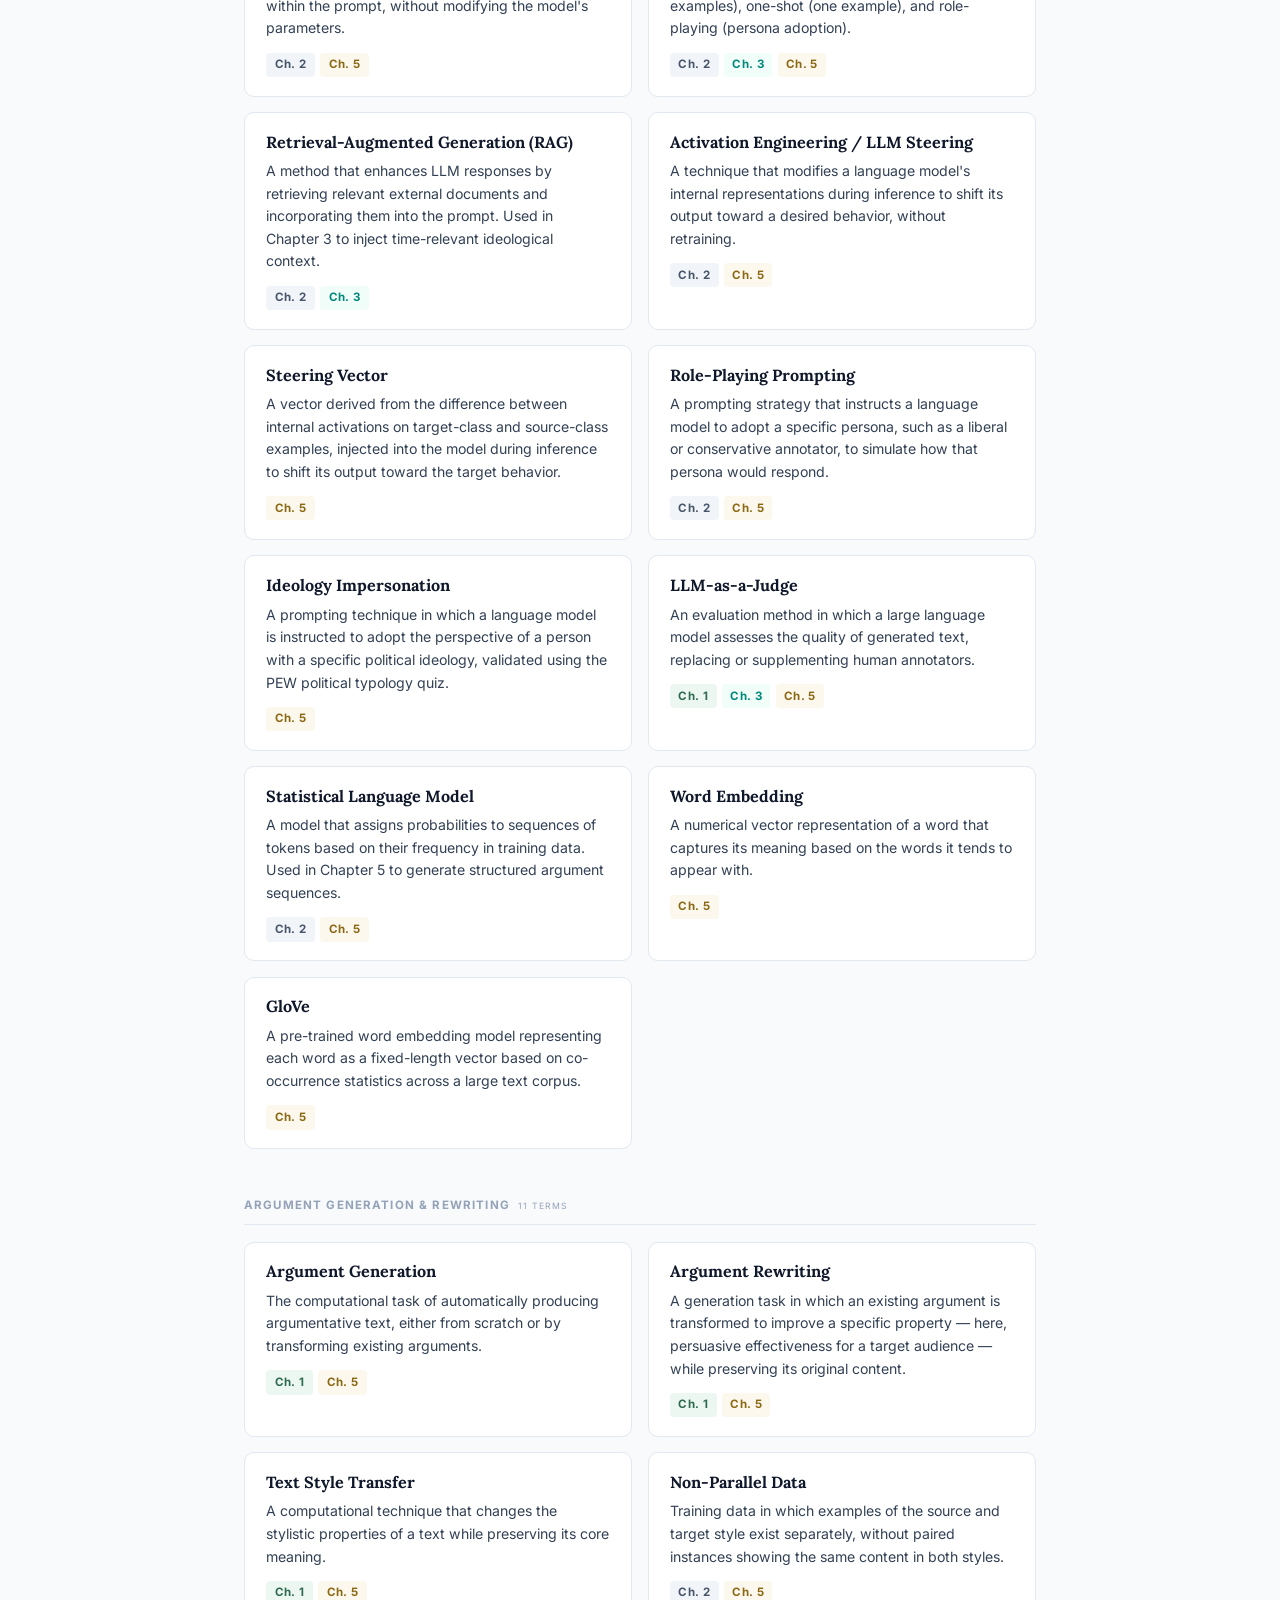
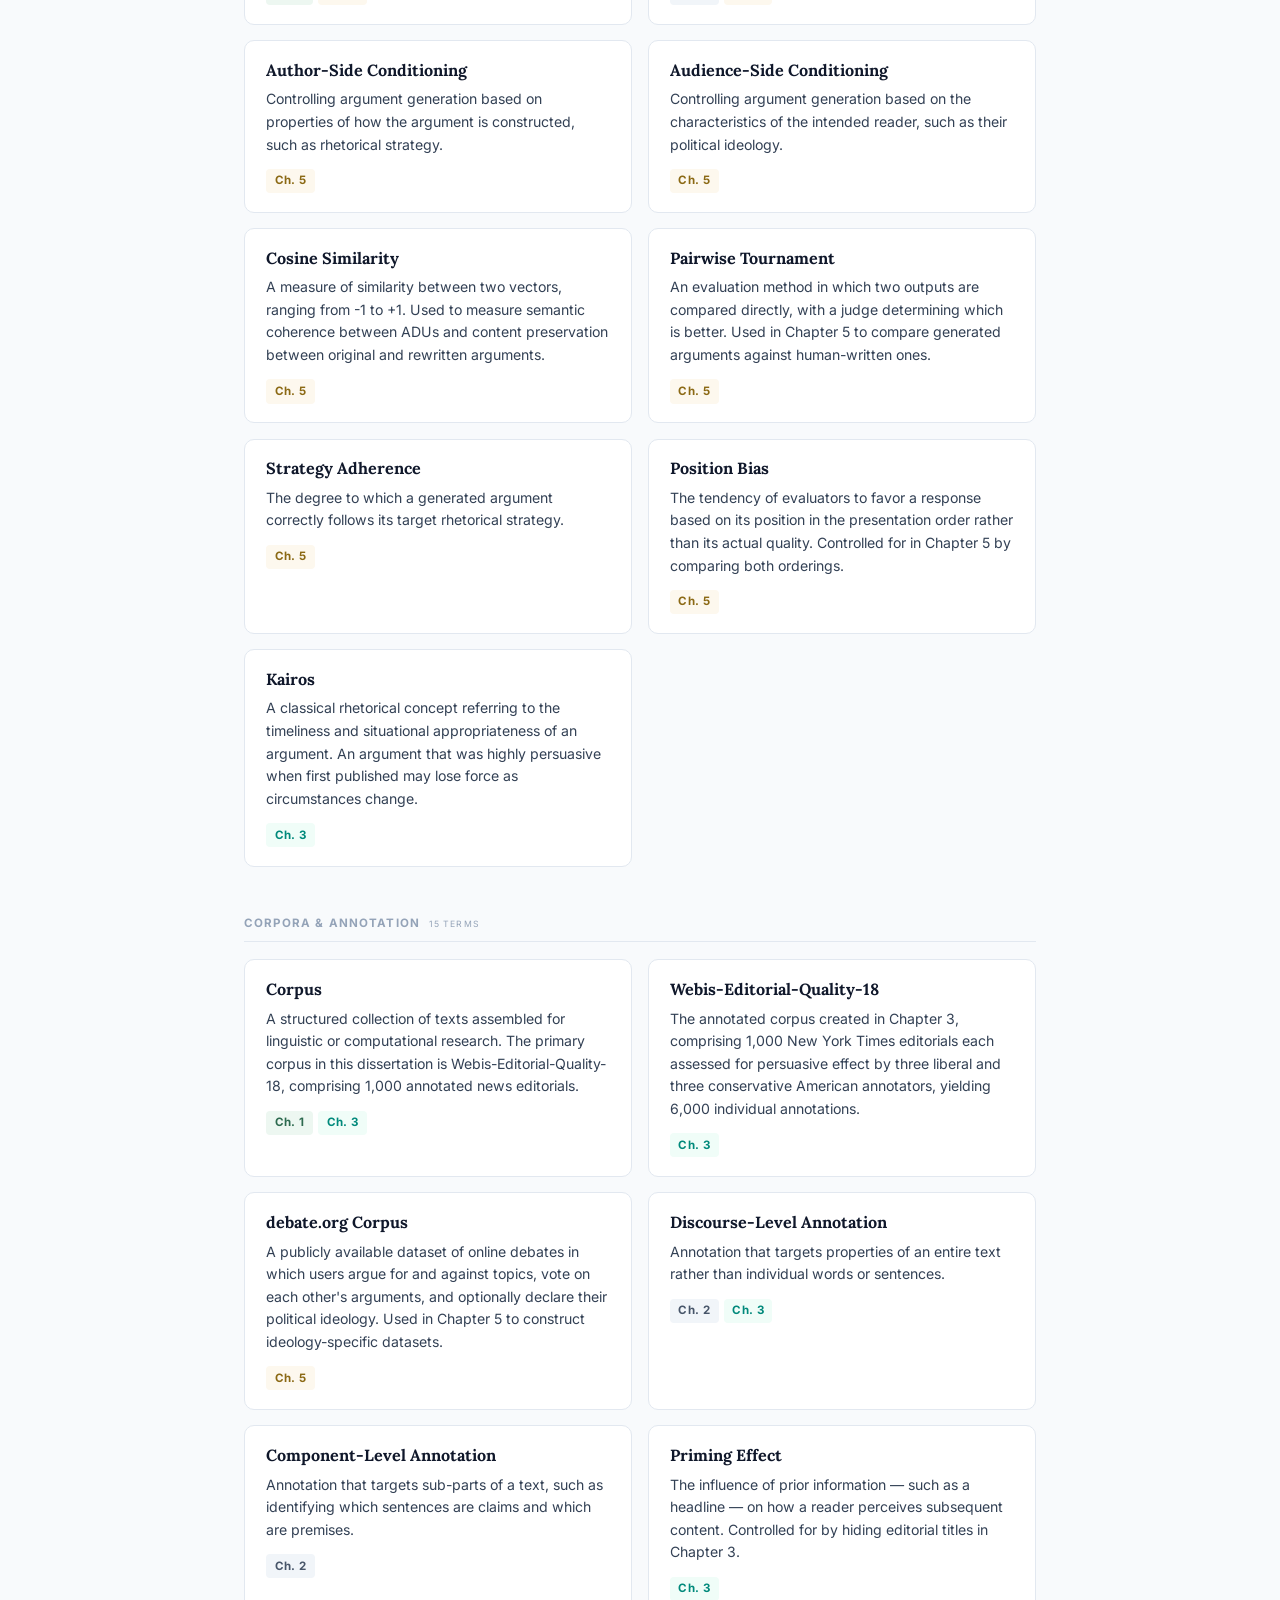
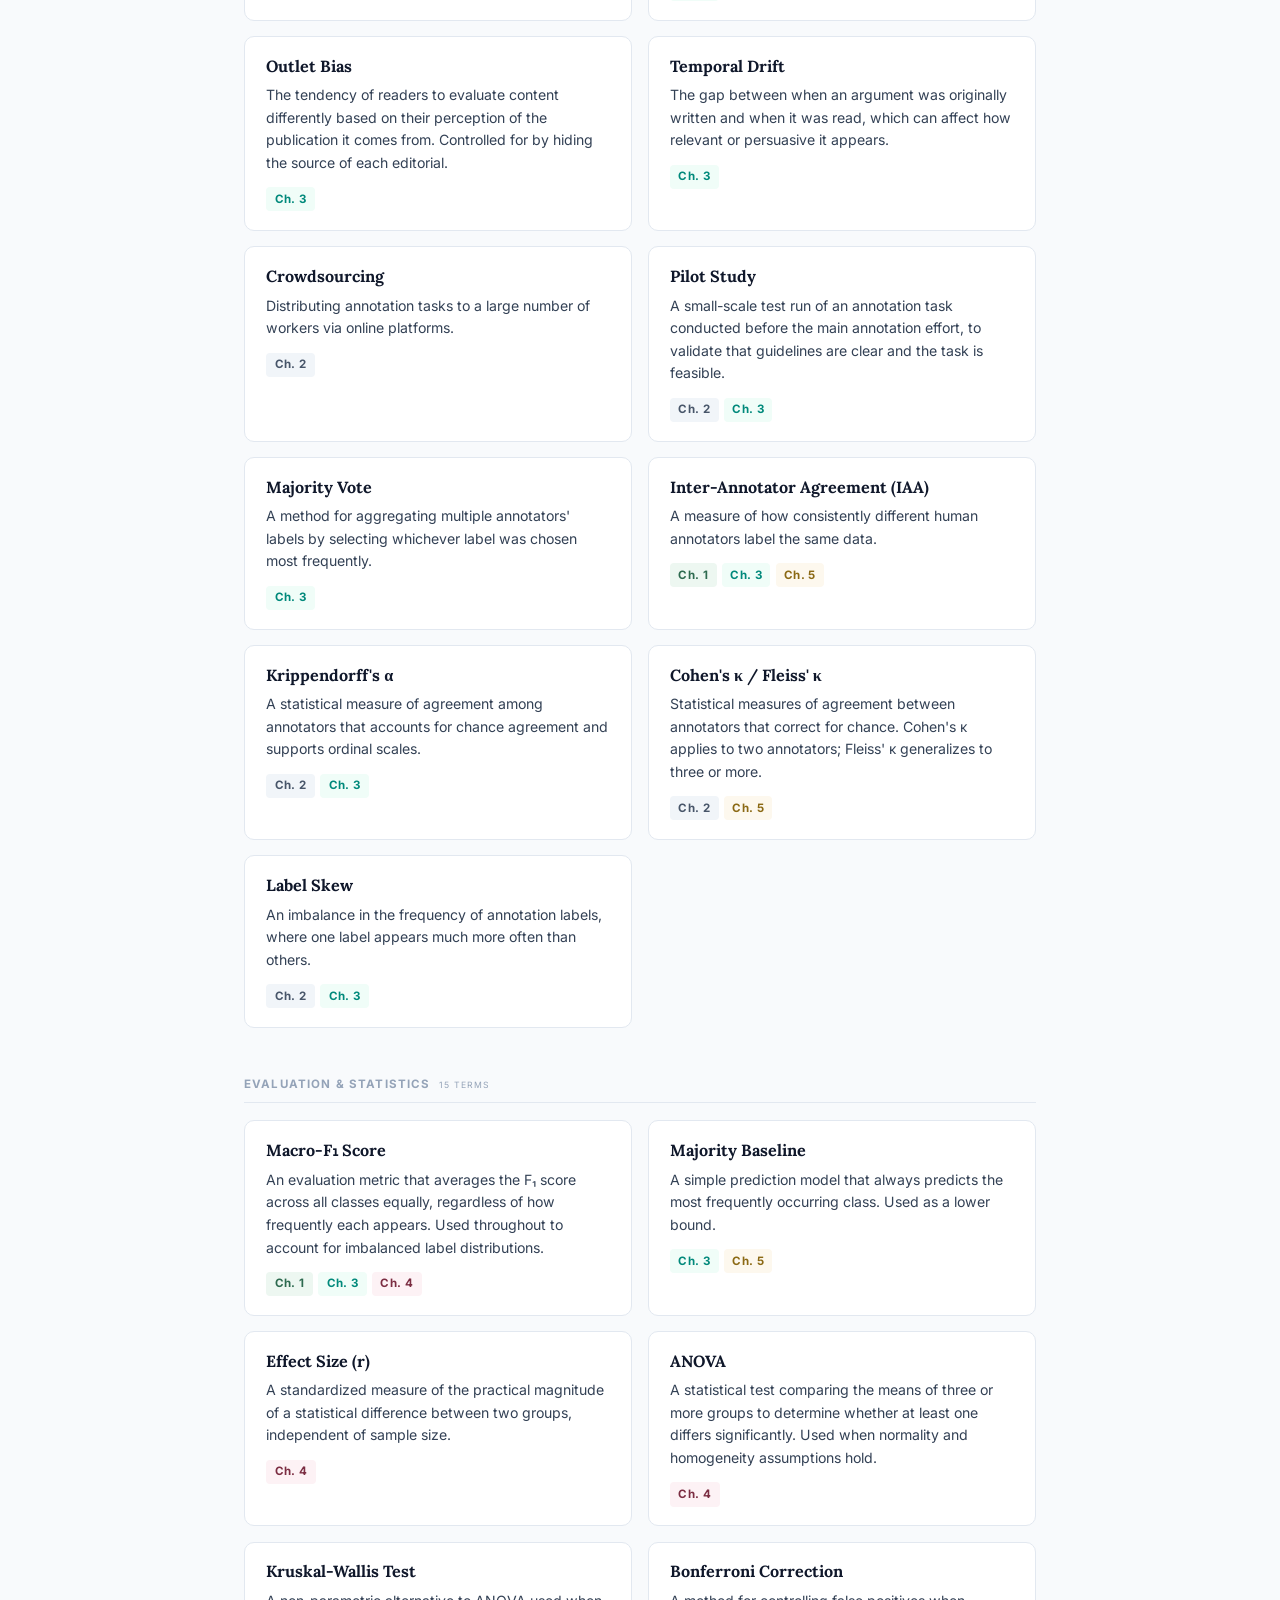
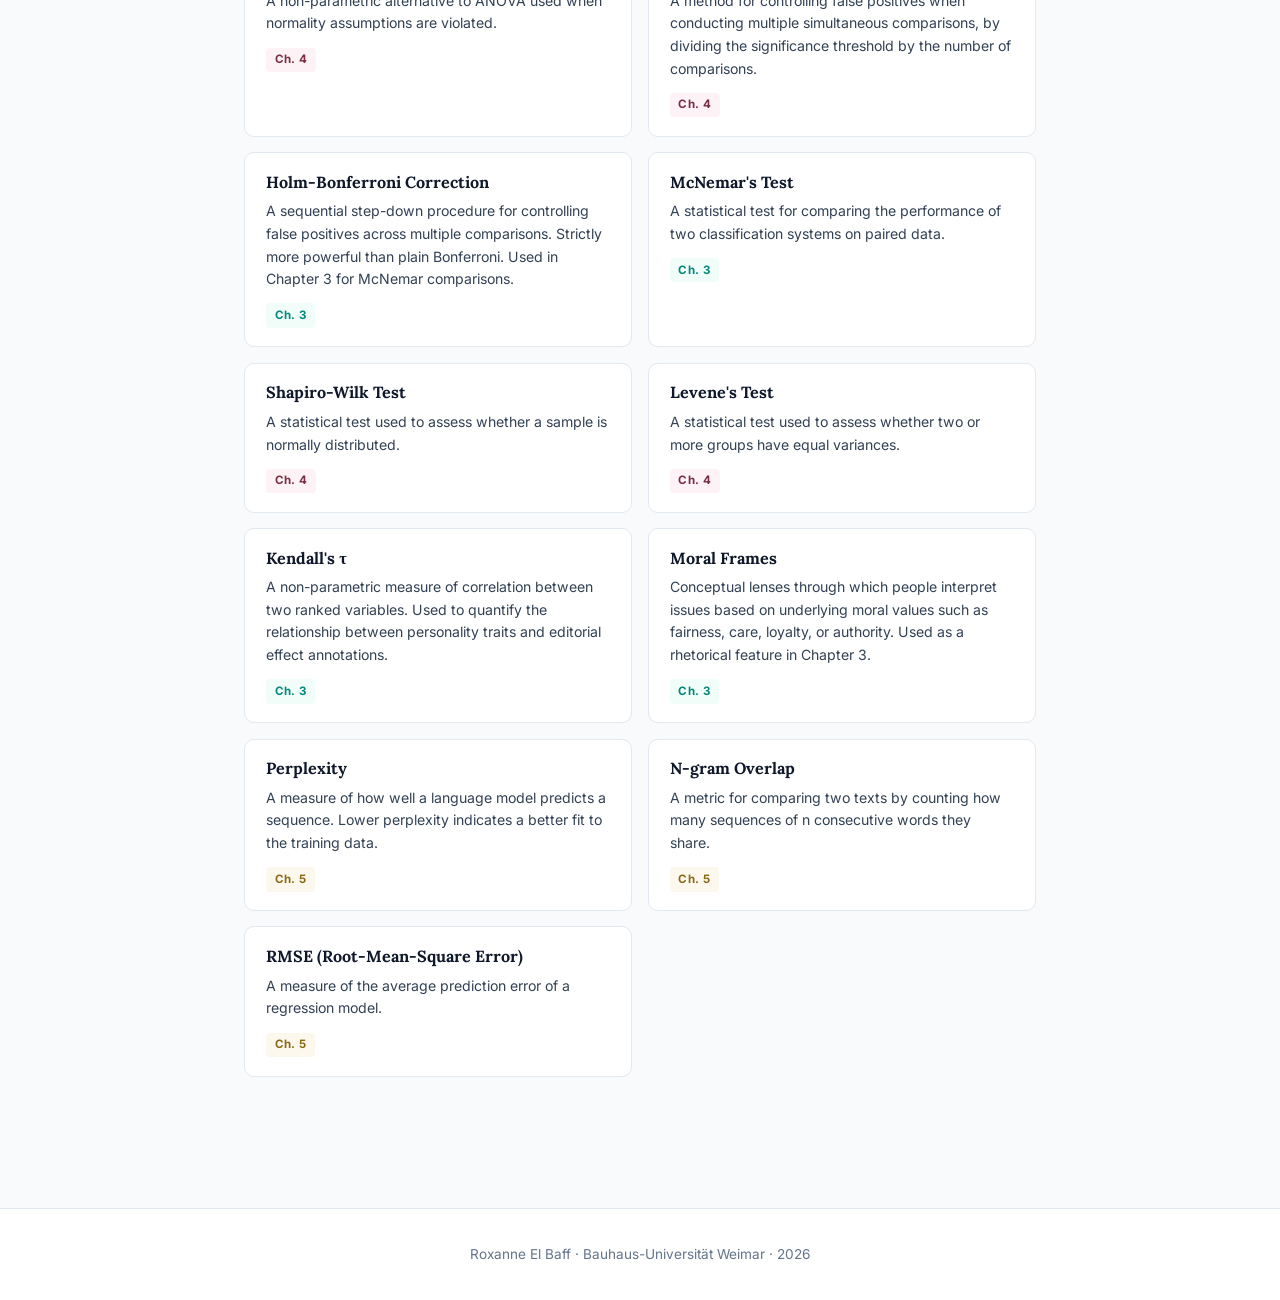
<file: glossary.html>
<!DOCTYPE html>
<html lang="en">
<head>
  <meta charset="UTF-8" />
  <meta name="viewport" content="width=device-width, initial-scale=1.0" />
  <title>Glossary — Roxanne El Baff Dissertation</title>
  <link rel="stylesheet" href="css/styles.css" />
  <style>
    /* ── Glossary-specific styles ───────────────────── */
    .glossary-layout {
      max-width: 860px;
      margin: 0 auto;
      padding: 2.5rem 2rem 5rem;
    }

    /* Search + filter bar */
    .glossary-controls {
      display: flex;
      flex-wrap: wrap;
      gap: 0.75rem;
      align-items: center;
      margin-bottom: 2rem;
    }

    .glossary-search-wrap {
      position: relative;
      flex: 1;
      min-width: 200px;
    }
    .glossary-search-wrap svg {
      position: absolute;
      left: 0.75rem;
      top: 50%;
      transform: translateY(-50%);
      color: #94a3b8;
      pointer-events: none;
    }
    .glossary-search {
      width: 100%;
      padding: 0.55rem 0.9rem 0.55rem 2.25rem;
      border: 1px solid var(--color-border);
      border-radius: 8px;
      font-family: inherit;
      font-size: 0.875rem;
      background: var(--color-surface);
      color: var(--color-text);
      outline: none;
      transition: border-color 0.15s, box-shadow 0.15s;
    }
    .glossary-search:focus {
      border-color: #2d6a4f;
      box-shadow: 0 0 0 3px rgba(45,106,79,0.1);
    }

    /* Chapter filter pills */
    .filter-pills {
      display: flex;
      flex-wrap: wrap;
      gap: 0.35rem;
    }
    .filter-pill {
      display: inline-flex;
      align-items: center;
      gap: 0.3rem;
      padding: 0.3rem 0.75rem;
      border-radius: 20px;
      border: 1.5px solid var(--color-border);
      font-size: 0.78rem;
      font-weight: 600;
      cursor: pointer;
      background: var(--color-surface);
      color: var(--color-muted);
      transition: border-color 0.15s, color 0.15s, background 0.15s;
      user-select: none;
    }
    .filter-pill:hover { border-color: #94a3b8; color: var(--color-text); }
    .filter-pill.active {
      color: white;
      border-color: transparent;
    }
    .filter-pill[data-ch="all"].active  { background: #2d6a4f; }
    .filter-pill[data-ch="1"].active    { background: #2d6a4f; }
    .filter-pill[data-ch="2"].active    { background: #475569; }
    .filter-pill[data-ch="3"].active    { background: #00897b; }
    .filter-pill[data-ch="4"].active    { background: #7b2d42; }
    .filter-pill[data-ch="5"].active    { background: #8b6914; }
    .filter-pill[data-ch="6"].active    { background: #2e4a6e; }

    /* Disclaimer */
    .glossary-disclaimer {
      display: inline-flex;
      align-items: center;
      gap: 0.5rem;
      font-size: 0.78rem;
      color: #64748b;
      background: #f8fafc;
      border: 1px solid var(--color-border);
      border-radius: 6px;
      padding: 0.45rem 0.85rem;
      margin-bottom: 1.5rem;
    }
    .glossary-disclaimer::before {
      content: 'ℹ';
      font-size: 0.85rem;
      opacity: 0.5;
    }

    /* Result counter */
    .glossary-count {
      font-size: 0.78rem;
      color: #94a3b8;
      margin-bottom: 1.5rem;
      min-height: 1.2em;
    }

    /* Section group */
    .glossary-section { margin-bottom: 2.75rem; }
    .glossary-section-title {
      font-size: 0.68rem;
      font-weight: 700;
      letter-spacing: 0.1em;
      text-transform: uppercase;
      color: #94a3b8;
      padding-bottom: 0.5rem;
      border-bottom: 1px solid var(--color-border);
      margin-bottom: 1rem;
    }

    /* Term cards grid */
    .glossary-grid {
      display: grid;
      grid-template-columns: repeat(auto-fill, minmax(340px, 1fr));
      gap: 0.9rem;
    }

    .glossary-card {
      background: var(--color-surface);
      border: 1px solid var(--color-border);
      border-radius: 10px;
      padding: 1.1rem 1.25rem;
      display: flex;
      flex-direction: column;
      gap: 0.5rem;
      transition: box-shadow 0.15s, border-color 0.15s;
    }
    .glossary-card:hover {
      box-shadow: 0 2px 12px rgba(0,0,0,0.07);
      border-color: #cbd5e1;
    }

    .glossary-term {
      font-size: 0.95rem;
      font-weight: 700;
      font-family: 'Lora', serif;
      color: var(--color-text);
      line-height: 1.25;
    }

    .glossary-definition {
      font-size: 0.83rem;
      color: #334155;
      line-height: 1.6;
    }

    /* Chapter tags row */
    .glossary-chapters {
      display: flex;
      flex-wrap: wrap;
      gap: 0.3rem;
      margin-top: 0.25rem;
    }
    .ch-tag {
      font-size: 0.68rem;
      font-weight: 700;
      padding: 0.15rem 0.5rem;
      border-radius: 4px;
      letter-spacing: 0.03em;
    }
    .ch-tag-1 { background: #edf7f1; color: #2d6a4f; }
    .ch-tag-2 { background: #f1f5f9; color: #475569; }
    .ch-tag-3 { background: #f0fdf8; color: #00897b; }
    .ch-tag-4 { background: #fdf2f5; color: #7b2d42; }
    .ch-tag-5 { background: #fdf8ee; color: #8b6914; }
    .ch-tag-6 { background: #eef2ff; color: #2e4a6e; }

    /* Search highlight */
    mark {
      background: #fef08a;
      color: inherit;
      border-radius: 2px;
      padding: 0 1px;
    }

    /* Empty state */
    .glossary-empty {
      text-align: center;
      padding: 3rem 2rem;
      color: var(--color-muted);
      font-size: 0.9rem;
    }

    /* Hidden card */
    .glossary-card[hidden] { display: none; }

    @media (max-width: 640px) {
      .glossary-grid { grid-template-columns: 1fr; }
      .glossary-controls { flex-direction: column; align-items: stretch; }
    }
  </style>
</head>
<body>

  <nav id="site-nav"></nav>

  <div class="glossary-layout">

    <div class="page-header">
      <p class="page-header-eyebrow">Reference</p>
      <h1 class="page-header-title">Glossary</h1>
      <p class="page-header-desc">
        Key terms and concepts used across the dissertation, grouped by theme. Filter by chapter or search to find a definition.
      </p>
    </div>

    <!-- Controls -->
    <div class="glossary-controls">
      <div class="glossary-search-wrap">
        <svg width="14" height="14" viewBox="0 0 14 14" fill="none" stroke="currentColor" stroke-width="1.8">
          <circle cx="6" cy="6" r="4.5"/><path d="M10 10l2.5 2.5"/>
        </svg>
        <input class="glossary-search" id="glossarySearch" type="search" placeholder="Search terms or definitions…" autocomplete="off" />
      </div>
      <div class="filter-pills" id="filterPills">
        <button class="filter-pill active" data-ch="all">All</button>
        <button class="filter-pill" data-ch="1">Ch. 1</button>
        <button class="filter-pill" data-ch="2">Ch. 2</button>
        <button class="filter-pill" data-ch="3">Ch. 3</button>
        <button class="filter-pill" data-ch="4">Ch. 4</button>
        <button class="filter-pill" data-ch="5">Ch. 5</button>
        <button class="filter-pill" data-ch="6">Ch. 6</button>
      </div>
    </div>

    <p class="glossary-disclaimer">
      Generated from the dissertation text using Claude Sonnet 4.6 and inspected by the author.
    </p>

    <p class="glossary-count" id="glossaryCount"></p>

    <!-- Sections injected by JS -->
    <div id="glossaryRoot"></div>

  </div>

  <footer class="site-footer">
    Roxanne El Baff · Bauhaus-Universität Weimar · 2026
  </footer>

  <script>
  (function () {

    /* ── Section mapping ───────────────────────────── */
    const SECTIONS = [
      {
        label: "Argumentation Theory",
        ids: ["argumentation","rhetorical_argumentation","logic_analytica","dialectic_dialectica",
              "rhetoric_rhetorica","pathos","logos","ethos","rhetorical_canons",
              "defeasible_reasoning","abstract_argumentation_framework",
              "value_based_argumentation","argument_scheme"]
      },
      {
        label: "Argument Quality",
        ids: ["argument_quality","cogency","reasonableness","argument_effectiveness",
              "challenging","reinforcing","empowering","stance_change",
              "high_quality_argument","lowest_quality_argument","ideological_gap","cross_ideological_reach"]
      },
      {
        label: "Audience & Ideology",
        ids: ["audience_profile","political_ideology","liberal_conservative","ideological_intensity",
              "cross_ideological_persuasion","personality_traits_big_five","role_models_cluster",
              "sacred_values","echo_chamber","brahmin_left","ideological_prior_llms","conservative_gap"]
      },
      {
        label: "Computational Argumentation & NLP",
        ids: ["computational_argumentation","natural_language_processing","argument_mining",
              "argument_structure","argumentative_discourse_unit","microtext","topic_stance_pair"]
      },
      {
        label: "Style & Text Features",
        ids: ["style_features","liwc","analytical_thinking","clout","authenticity_liwc",
              "emotional_tone","nrc_lexicon","mpqa_arguing_lexicon","subjectivity",
              "geographical_scope","discourse_parts","style_pattern","polar_emotional_tone"]
      },
      {
        label: "Machine Learning",
        ids: ["supervised_learning","classification","regression","feature_engineering","svm",
              "transformer","ngram","tfidf","cross_validation","leave_one_topic_out",
              "topic_independent_model","clustering","kmeans","elbow_method","topic_modeling","lda"]
      },
      {
        label: "Large Language Models",
        ids: ["llm","instruction_tuned_llm","icl","prompting_strategies","rag",
              "activation_engineering","steering_vector","role_playing_prompting",
              "ideology_impersonation","llm_as_judge","statistical_language_model",
              "word_embedding","glove"]
      },
      {
        label: "Argument Generation & Rewriting",
        ids: ["argument_generation","argument_rewriting","text_style_transfer","non_parallel_data",
              "author_side_conditioning","audience_side_conditioning","cosine_similarity",
              "pairwise_tournament","strategy_adherence","position_bias","kairos"]
      },
      {
        label: "Corpora & Annotation",
        ids: ["corpus","webis_corpus","debateorg_corpus","discourse_level_annotation",
              "component_level_annotation","priming_effect","outlet_bias","temporal_drift",
              "crowdsourcing","pilot_study","majority_vote","iaa","krippendorff_alpha",
              "cohen_kappa","label_skew"]
      },
      {
        label: "Evaluation & Statistics",
        ids: ["macro_f1","majority_baseline","effect_size","anova","kruskal_wallis",
              "bonferroni","holm_bonferroni","mcnemar","shapiro_wilk","levene",
              "kendall_tau","moral_frames","perplexity","ngram_overlap","rmse"]
      }
    ];

    /* ── State ─────────────────────────────────────── */
    let allTerms   = [];
    let activeChapter = 'all';
    let searchQuery   = '';

    /* ── DOM refs ──────────────────────────────────── */
    const root    = document.getElementById('glossaryRoot');
    const search  = document.getElementById('glossarySearch');
    const count   = document.getElementById('glossaryCount');
    const pills   = document.querySelectorAll('.filter-pill');

    /* ── Highlight helper ──────────────────────────── */
    function highlight(text, query) {
      if (!query) return escHtml(text);
      const escaped = query.replace(/[.*+?^${}()|[\]\\]/g, '\\$&');
      return escHtml(text).replace(new RegExp(`(${escaped})`, 'gi'), '<mark>$1</mark>');
    }
    function escHtml(str) {
      return str.replace(/&/g,'&amp;').replace(/</g,'&lt;').replace(/>/g,'&gt;');
    }

    /* ── Render ────────────────────────────────────── */
    function render() {
      const q = searchQuery.trim().toLowerCase();
      root.innerHTML = '';

      // Build a lookup by id
      const byId = Object.fromEntries(allTerms.map(t => [t.id, t]));

      let totalVisible = 0;

      SECTIONS.forEach(section => {
        // Get terms for this section, in order
        const terms = section.ids.map(id => byId[id]).filter(Boolean);

        // Apply chapter filter
        const chFiltered = activeChapter === 'all'
          ? terms
          : terms.filter(t => t.chapters.includes(Number(activeChapter)));

        // Apply search filter
        const visible = chFiltered.filter(t =>
          !q ||
          t.term.toLowerCase().includes(q) ||
          t.definition.toLowerCase().includes(q)
        );

        if (visible.length === 0) return;
        totalVisible += visible.length;

        const sec = document.createElement('div');
        sec.className = 'glossary-section';
        sec.innerHTML = `<p class="glossary-section-title">${escHtml(section.label)}<span style="font-size:0.75em;font-weight:400;margin-left:0.5rem;">${visible.length} term${visible.length !== 1 ? 's' : ''}</span></p>`;

        const grid = document.createElement('div');
        grid.className = 'glossary-grid';

        visible.forEach(term => {
          const chTags = term.chapters
            .sort((a,b) => a-b)
            .map(c => `<span class="ch-tag ch-tag-${c}">Ch. ${c}</span>`)
            .join('');

          const card = document.createElement('div');
          card.className = 'glossary-card';
          card.innerHTML = `
            <p class="glossary-term">${highlight(term.term, q)}</p>
            <p class="glossary-definition">${highlight(term.definition, q)}</p>
            <div class="glossary-chapters">${chTags}</div>`;
          grid.appendChild(card);
        });

        sec.appendChild(grid);
        root.appendChild(sec);
      });

      // Count label
      count.textContent = totalVisible === 0
        ? 'No terms match your search.'
        : `${totalVisible} term${totalVisible !== 1 ? 's' : ''}`;

      if (totalVisible === 0) {
        root.innerHTML = `<div class="glossary-empty">No terms match your filters. Try clearing the search or selecting a different chapter.</div>`;
      }
    }

    /* ── Event listeners ───────────────────────────── */
    search.addEventListener('input', () => {
      searchQuery = search.value;
      render();
    });

    pills.forEach(pill => {
      pill.addEventListener('click', () => {
        pills.forEach(p => p.classList.remove('active'));
        pill.classList.add('active');
        activeChapter = pill.dataset.ch;
        render();
      });
    });

    /* ── Load data ─────────────────────────────────── */
    fetch('glossary.json')
      .then(r => r.json())
      .then(data => {
        allTerms = data.glossary;
        render();
      })
      .catch(() => {
        root.innerHTML = `<div class="glossary-empty">Could not load glossary data.</div>`;
      });

  })();
  </script>
  <script src="js/nav.js"></script>

</body>
</html>
</file>
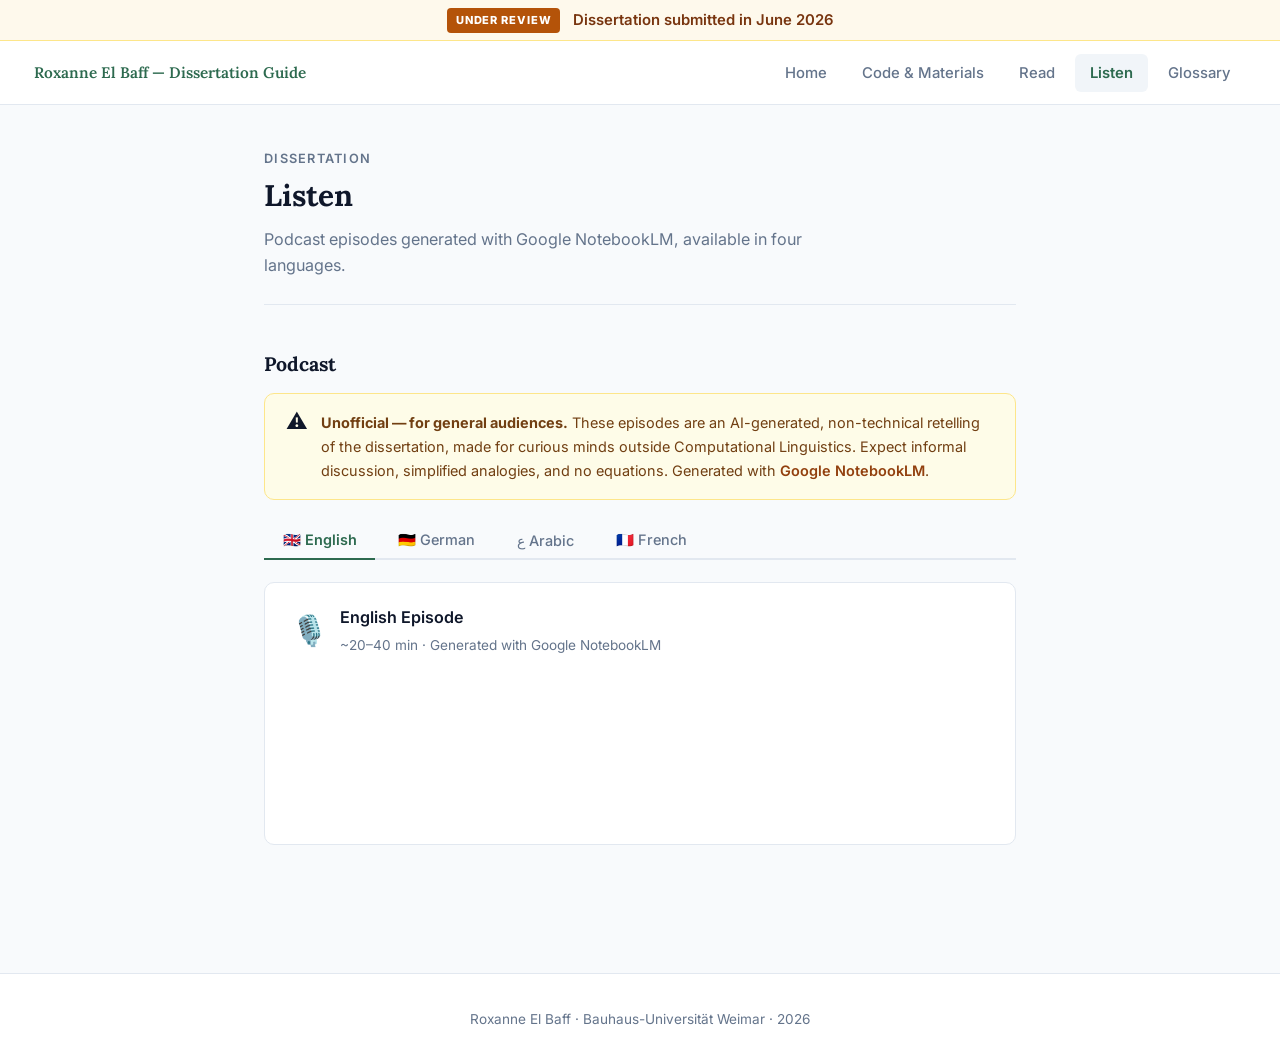
<file: listen.html>
<!DOCTYPE html>
<html lang="en">
<head>
  <meta charset="UTF-8" />
  <meta name="viewport" content="width=device-width, initial-scale=1.0" />
  <title>Listen — Audience-Aware Modeling in Computational Argumentation</title>
  <link rel="stylesheet" href="css/styles.css" />
</head>
<body>

  <nav id="site-nav"></nav>

  <div style="max-width:820px;margin:0 auto;padding:2.5rem 2rem 5rem;">

    <div class="page-header">
      <p class="page-header-eyebrow">Dissertation</p>
      <h1 class="page-header-title">Listen</h1>
      <p class="page-header-desc">
        Podcast episodes generated with Google NotebookLM, available in four languages.
      </p>
    </div>

    <!-- ── Podcast ── -->
    <div class="podcast-section">
      <h2 style="font-family:'Lora',serif;font-size:1.15rem;font-weight:700;margin-bottom:0.75rem;">Podcast</h2>

      <div style="background:#fefce8;border:1px solid #fde68a;border-radius:10px;padding:1rem 1.25rem;margin-bottom:1.25rem;display:flex;gap:0.75rem;align-items:flex-start;">
        <span style="font-size:1.25rem;line-height:1;flex-shrink:0;">⚠️</span>
        <p style="font-size:0.85rem;color:#713f12;line-height:1.65;margin:0;">
          <strong>Unofficial — for general audiences.</strong>
          These episodes are an AI-generated, non-technical retelling of the dissertation, made for curious minds outside Computational Linguistics. Expect informal discussion, simplified analogies, and no equations. Generated with <a href="https://notebooklm.google.com" target="_blank" rel="noopener" style="color:#92400e;font-weight:600;">Google NotebookLM</a>.
        </p>
      </div>

      <div class="podcast-tabs">
        <button class="podcast-tab active" data-lang="en">🇬🇧 English</button>
        <button class="podcast-tab" data-lang="de">🇩🇪 German</button>
        <button class="podcast-tab" data-lang="ar">ع Arabic</button>
        <button class="podcast-tab" data-lang="fr">🇫🇷 French</button>
      </div>

      <div id="pane-en" class="podcast-pane active">
        <div class="podcast-card" style="flex-direction:column;align-items:flex-start;gap:0.85rem;">
          <div style="display:flex;align-items:center;gap:0.75rem;width:100%;">
            <div class="podcast-card-left">🎙️</div>
            <div class="podcast-card-body">
              <p class="podcast-card-title">English Episode</p>
              <p class="podcast-card-meta">~20–40 min · Generated with Google NotebookLM</p>
            </div>
          </div>
          <iframe
            src="https://open.spotify.com/embed/episode/6McYvNmDVn4MfPaJgXxgvl?utm_source=generator"
            width="100%" height="152" frameborder="0"
            allow="autoplay; clipboard-write; encrypted-media; fullscreen; picture-in-picture"
            loading="lazy"
            style="border-radius:10px;">
          </iframe>
        </div>
      </div>

      <div id="pane-ar" class="podcast-pane">
        <div class="podcast-card" style="flex-direction:column;align-items:flex-start;gap:0.85rem;">
          <div style="display:flex;align-items:center;gap:0.75rem;width:100%;">
            <div class="podcast-card-left">🎙️</div>
            <div class="podcast-card-body">
              <p class="podcast-card-title">Arabic Episode — الحلقة العربية</p>
              <p class="podcast-card-meta">~20–40 min · Generated with Google NotebookLM</p>
            </div>
          </div>
          <iframe
            src="https://open.spotify.com/embed/episode/4Rtu6aZ6AVLWk8LeuATXB3?utm_source=generator"
            width="100%" height="152" frameborder="0"
            allow="autoplay; clipboard-write; encrypted-media; fullscreen; picture-in-picture"
            loading="lazy"
            style="border-radius:10px;">
          </iframe>
        </div>
      </div>

      <div id="pane-fr" class="podcast-pane">
        <div class="podcast-card" style="flex-direction:column;align-items:flex-start;gap:0.85rem;">
          <div style="display:flex;align-items:center;gap:0.75rem;width:100%;">
            <div class="podcast-card-left">🎙️</div>
            <div class="podcast-card-body">
              <p class="podcast-card-title">French Episode — Épisode français</p>
              <p class="podcast-card-meta">~20–40 min · Generated with Google NotebookLM</p>
            </div>
          </div>
          <iframe
            src="https://open.spotify.com/embed/episode/0dNqjOJrEMX5K8SAOmQGwb?utm_source=generator"
            width="100%" height="152" frameborder="0"
            allow="autoplay; clipboard-write; encrypted-media; fullscreen; picture-in-picture"
            loading="lazy"
            style="border-radius:10px;">
          </iframe>
        </div>
      </div>

      <div id="pane-de" class="podcast-pane">
        <div class="podcast-card" style="flex-direction:column;align-items:flex-start;gap:0.85rem;">
          <div style="display:flex;align-items:center;gap:0.75rem;width:100%;">
            <div class="podcast-card-left">🎙️</div>
            <div class="podcast-card-body">
              <p class="podcast-card-title">German Episode — Deutsche Folge</p>
              <p class="podcast-card-meta">~20–40 min · Generated with Google NotebookLM</p>
            </div>
          </div>
          <iframe
            src="https://open.spotify.com/embed/episode/72hYKVgHzb0S7WGGMUxMH2?utm_source=generator"
            width="100%" height="152" frameborder="0"
            allow="autoplay; clipboard-write; encrypted-media; fullscreen; picture-in-picture"
            loading="lazy"
            style="border-radius:10px;">
          </iframe>
        </div>
      </div>
    </div>


  </div>

  <footer class="site-footer">
    Roxanne El Baff · Bauhaus-Universität Weimar · 2026
  </footer>

  <script src="js/nav.js"></script>
  <script src="js/main.js"></script>
</body>
</html>
</file>
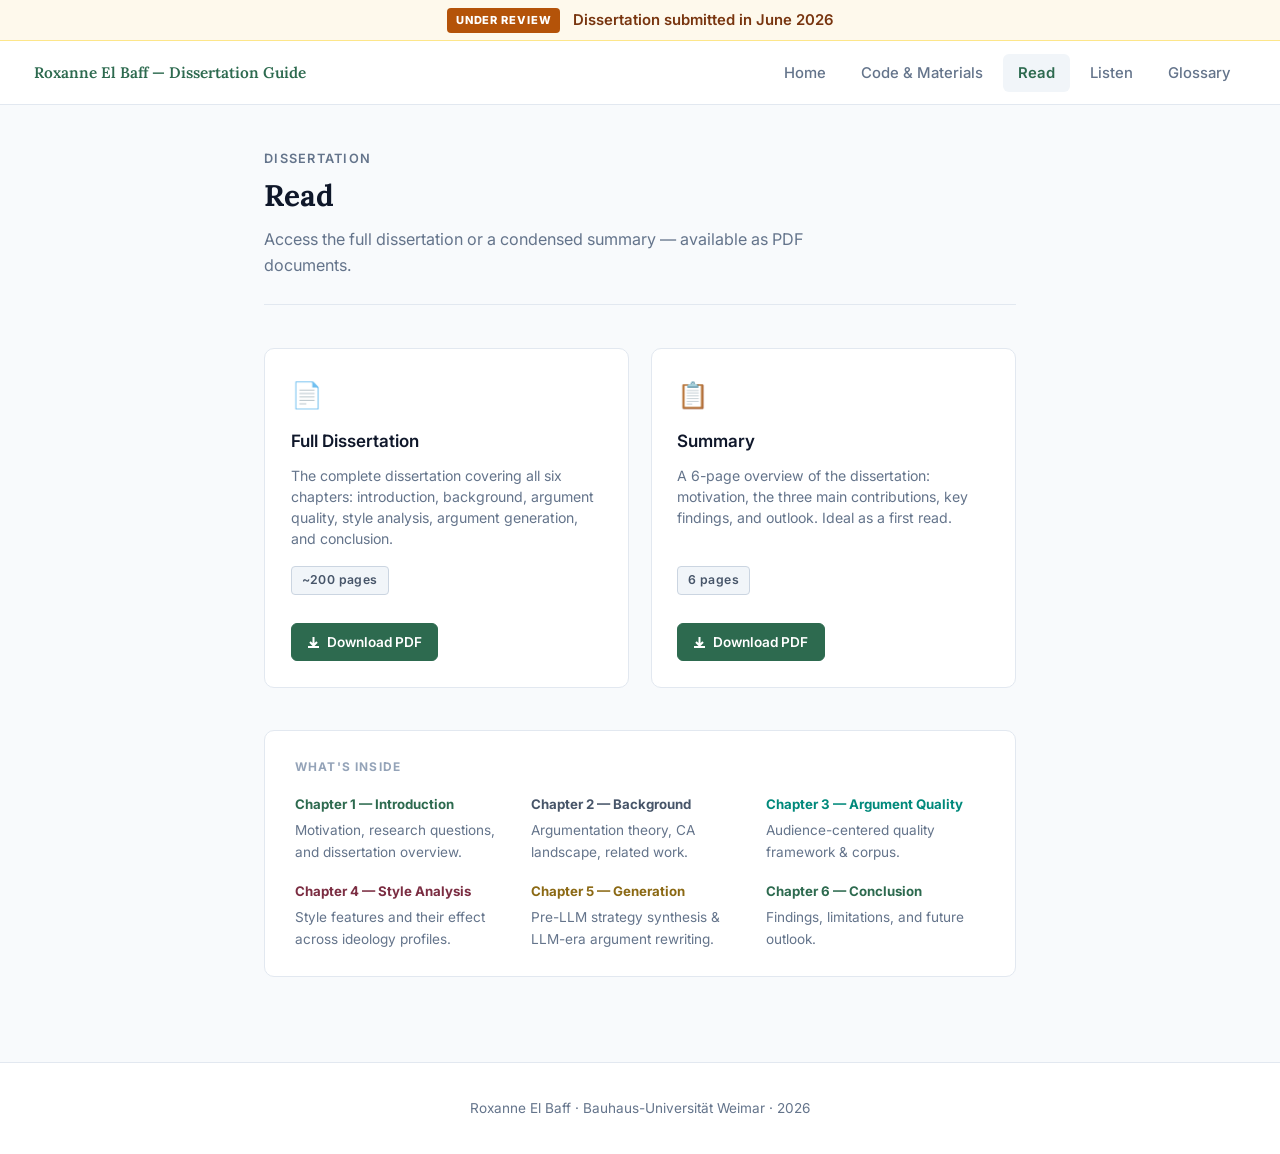
<file: read.html>
<!DOCTYPE html>
<html lang="en">
<head>
  <meta charset="UTF-8" />
  <meta name="viewport" content="width=device-width, initial-scale=1.0" />
  <title>Read — Audience-Aware Modeling in Computational Argumentation</title>
  <link rel="stylesheet" href="css/styles.css" />
  <style>
    /* ── Password overlay ── */
    #pw-overlay {
      position: fixed;
      inset: 0;
      background: rgba(15,23,42,0.55);
      backdrop-filter: blur(4px);
      z-index: 100;
      display: flex;
      align-items: center;
      justify-content: center;
      padding: 1rem;
    }
    #pw-box {
      position: relative;
      background: #fff;
      border-radius: 14px;
      padding: 2rem 2.25rem;
      max-width: 380px;
      width: 100%;
      box-shadow: 0 20px 60px rgba(0,0,0,0.18);
      text-align: center;
    }
    #pw-box .pw-icon { font-size: 2rem; margin-bottom: 0.75rem; }
    #pw-box h2 {
      font-family: 'Lora', serif;
      font-size: 1.15rem;
      font-weight: 700;
      color: #0f172a;
      margin-bottom: 0.4rem;
    }
    #pw-box p {
      font-size: 0.82rem;
      color: #64748b;
      margin-bottom: 1.25rem;
      line-height: 1.5;
    }
    #pw-input {
      width: 100%;
      padding: 0.6rem 0.9rem;
      border: 1.5px solid #e2e8f0;
      border-radius: 8px;
      font-size: 0.95rem;
      font-family: inherit;
      outline: none;
      transition: border-color 0.15s;
      margin-bottom: 0.75rem;
      text-align: center;
      letter-spacing: 0.08em;
    }
    #pw-input:focus { border-color: #2d6a4f; }
    #pw-input.error { border-color: #ef4444; animation: shake 0.3s; }
    @keyframes shake {
      0%,100% { transform: translateX(0); }
      25%      { transform: translateX(-6px); }
      75%      { transform: translateX(6px); }
    }
    #pw-submit {
      width: 100%;
      padding: 0.65rem;
      background: #2d6a4f;
      color: #fff;
      border: none;
      border-radius: 8px;
      font-size: 0.9rem;
      font-weight: 600;
      cursor: pointer;
      transition: background 0.15s;
    }
    #pw-submit:hover { background: #1e4d38; }
    #pw-error {
      font-size: 0.78rem;
      color: #ef4444;
      margin-top: 0.5rem;
      min-height: 1rem;
    }
  </style>
</head>
<body>

  <!-- ── Password modal (hidden until download clicked) ── -->
  <div id="pw-overlay" style="display:none;">
    <div id="pw-box">
      <button id="pw-close" aria-label="Cancel" style="position:absolute;top:0.75rem;right:0.9rem;background:none;border:none;cursor:pointer;font-size:1.2rem;color:#94a3b8;line-height:1;padding:0.25rem;">✕</button>
      <div class="pw-icon">🔒</div>
      <h2>Access Required</h2>
      <p>Enter the access code to download this document.</p>
      <input id="pw-input" type="password" placeholder="Access code" autocomplete="off" />
      <button id="pw-submit">Unlock</button>
      <div id="pw-error"></div>
    </div>
  </div>

  <nav id="site-nav"></nav>

  <div style="max-width:820px;margin:0 auto;padding:2.5rem 2rem 5rem;">

    <div class="page-header">
      <p class="page-header-eyebrow">Dissertation</p>
      <h1 class="page-header-title">Read</h1>
      <p class="page-header-desc">
        Access the full dissertation or a condensed summary — available as PDF documents.
      </p>
    </div>

    <div class="doc-cards">

      <!-- Full Dissertation -->
      <div class="doc-card">
        <div class="doc-card-icon">📄</div>
        <div class="doc-card-title">Full Dissertation</div>
        <div class="doc-card-desc">
          The complete dissertation covering all six chapters: introduction, background, argument quality,
          style analysis, argument generation, and conclusion.
        </div>
        <div style="margin-top:0.25rem;">
          <span class="badge badge-pipeline" style="margin-bottom:0.6rem;display:inline-block;">~200 pages</span>
        </div>
        <div class="link-row" style="margin-top:0.5rem;">
          <a id="btn-full" class="link-btn primary" href="#">
            <svg viewBox="0 0 13 13" fill="none" stroke="currentColor" stroke-width="2"><path d="M6.5 1v8M3 6l3.5 3.5L10 6"/><path d="M1 11h11"/></svg>
            Download PDF
          </a>
        </div>
      </div>

      <!-- Summary -->
      <div class="doc-card">
        <div class="doc-card-icon">📋</div>
        <div class="doc-card-title">Summary</div>
        <div class="doc-card-desc">
          A 6-page overview of the dissertation: motivation, the three main contributions, key findings,
          and outlook. Ideal as a first read.
        </div>
        <div style="margin-top:0.25rem;">
          <span class="badge badge-pipeline" style="margin-bottom:0.6rem;display:inline-block;">6 pages</span>
        </div>
        <div class="link-row" style="margin-top:0.5rem;">
          <a id="btn-summary" class="link-btn primary" href="#">
            <svg viewBox="0 0 13 13" fill="none" stroke="currentColor" stroke-width="2"><path d="M6.5 1v8M3 6l3.5 3.5L10 6"/><path d="M1 11h11"/></svg>
            Download PDF
          </a>
        </div>
      </div>

    </div>

    <!-- What's inside -->
    <div style="background:#fff;border:1px solid #e2e8f0;border-radius:10px;padding:1.5rem 1.75rem;">
      <p style="font-size:0.7rem;font-weight:700;letter-spacing:0.1em;text-transform:uppercase;color:#94a3b8;margin-bottom:1rem;">What's inside</p>
      <div style="display:grid;grid-template-columns:repeat(auto-fill,minmax(200px,1fr));gap:1rem;">
        <div>
          <p style="font-size:0.78rem;font-weight:700;color:#2d6a4f;margin-bottom:0.2rem;">Chapter 1 — Introduction</p>
          <p style="font-size:0.8rem;color:#64748b;">Motivation, research questions, and dissertation overview.</p>
        </div>
        <div>
          <p style="font-size:0.78rem;font-weight:700;color:#475569;margin-bottom:0.2rem;">Chapter 2 — Background</p>
          <p style="font-size:0.8rem;color:#64748b;">Argumentation theory, CA landscape, related work.</p>
        </div>
        <div>
          <p style="font-size:0.78rem;font-weight:700;color:#00897b;margin-bottom:0.2rem;">Chapter 3 — Argument Quality</p>
          <p style="font-size:0.8rem;color:#64748b;">Audience-centered quality framework &amp; corpus.</p>
        </div>
        <div>
          <p style="font-size:0.78rem;font-weight:700;color:#7b2d42;margin-bottom:0.2rem;">Chapter 4 — Style Analysis</p>
          <p style="font-size:0.8rem;color:#64748b;">Style features and their effect across ideology profiles.</p>
        </div>
        <div>
          <p style="font-size:0.78rem;font-weight:700;color:#8b6914;margin-bottom:0.2rem;">Chapter 5 — Generation</p>
          <p style="font-size:0.8rem;color:#64748b;">Pre-LLM strategy synthesis &amp; LLM-era argument rewriting.</p>
        </div>
        <div>
          <p style="font-size:0.78rem;font-weight:700;color:#2d6a4f;margin-bottom:0.2rem;">Chapter 6 — Conclusion</p>
          <p style="font-size:0.8rem;color:#64748b;">Findings, limitations, and future outlook.</p>
        </div>
      </div>
    </div>

  </div>

  <footer class="site-footer">
    Roxanne El Baff · Bauhaus-Universität Weimar · 2026
  </footer>

  <script src="js/nav.js"></script>
  <script src="js/main.js"></script>
  <script>
  (function () {
    const SALT = 'dissertation-roxanne-2026';
    const ENC = {
      full:    'LUFRgs4Kj0qDLGImK8l830hEWUm6xsOCBUZSAtgXSR6tGB4qVZfJjGD1iARlC6oJY5voP9A846TesvngD+e/FkenGlzP6d/xYgld9+RYin8oXAA5o+4fZKJaZbKkdX7KNRJk95WvYWPOg2KU',
      summary: 'z6R2k9WoSp+gx0/m6OJb4kwKbxJSoGoZZUiI6dow9p4tt7e8CZOJp5437ehfE+hOPgByYvXvyKTJPXOEcAc8i7eVgBYoQRxdDly0I1vetkBAeGUestH0vPf/vOchUnjCujv7eunsW8q//TDt'
    };

    function b64ToBytes(b64) {
      const bin = atob(b64);
      return Uint8Array.from(bin, c => c.charCodeAt(0));
    }

    async function deriveKey(password) {
      const enc = new TextEncoder();
      const raw = await crypto.subtle.importKey('raw', enc.encode(password), 'PBKDF2', false, ['deriveKey']);
      return crypto.subtle.deriveKey(
        { name: 'PBKDF2', salt: enc.encode(SALT), iterations: 200000, hash: 'SHA-256' },
        raw,
        { name: 'AES-GCM', length: 256 },
        false,
        ['decrypt']
      );
    }

    async function decryptUrl(key, b64) {
      const data = b64ToBytes(b64);
      const iv   = data.slice(0, 12);
      // format: iv(12) | ciphertext | tag(16) — WebCrypto reads tag from the end automatically
      const cipherAndTag = data.slice(12);
      const plain = await crypto.subtle.decrypt({ name: 'AES-GCM', iv }, key, cipherAndTag);
      return new TextDecoder().decode(plain);
    }

    async function unlock(password) {
      try {
        const key     = await deriveKey(password);
        const urlFull = await decryptUrl(key, ENC.full);
        const urlSum  = await decryptUrl(key, ENC.summary);
        return { full: urlFull, summary: urlSum };
      } catch {
        return null;
      }
    }

    const overlay = document.getElementById('pw-overlay');
    const input   = document.getElementById('pw-input');
    const submit  = document.getElementById('pw-submit');
    const errorEl = document.getElementById('pw-error');

    let pendingKey = null; // 'full' or 'summary'

    function closeModal() {
      overlay.style.display = 'none';
      pendingKey = null;
    }

    function openModal(key) {
      pendingKey = key;
      input.value = '';
      errorEl.textContent = '';
      overlay.style.display = 'flex';
      setTimeout(() => input.focus(), 50);
    }

    // close on X button or backdrop click
    document.getElementById('pw-close').addEventListener('click', closeModal);
    overlay.addEventListener('click', e => { if (e.target === overlay) closeModal(); });

    // every click on a download button prompts for password
    document.getElementById('btn-full').addEventListener('click', e => {
      e.preventDefault(); openModal('full');
    });
    document.getElementById('btn-summary').addEventListener('click', e => {
      e.preventDefault(); openModal('summary');
    });

    async function attempt() {
      const pw = input.value.trim();
      if (!pw) return;
      submit.disabled = true;
      submit.textContent = 'Checking…';
      const urls = await unlock(pw);
      if (urls) {
        overlay.style.display = 'none';
        // Drive export=download URLs trigger a download without navigating away
        location.href = urls[pendingKey];
        pendingKey = null;
      } else {
        input.classList.add('error');
        errorEl.textContent = 'Incorrect access code.';
        setTimeout(() => input.classList.remove('error'), 400);
        input.value = '';
        input.focus();
      }
      submit.disabled = false;
      submit.textContent = 'Unlock';
    }

    submit.addEventListener('click', attempt);
    input.addEventListener('keydown', e => { if (e.key === 'Enter') attempt(); });
  })();
  </script>
</body>
</html>
</file>
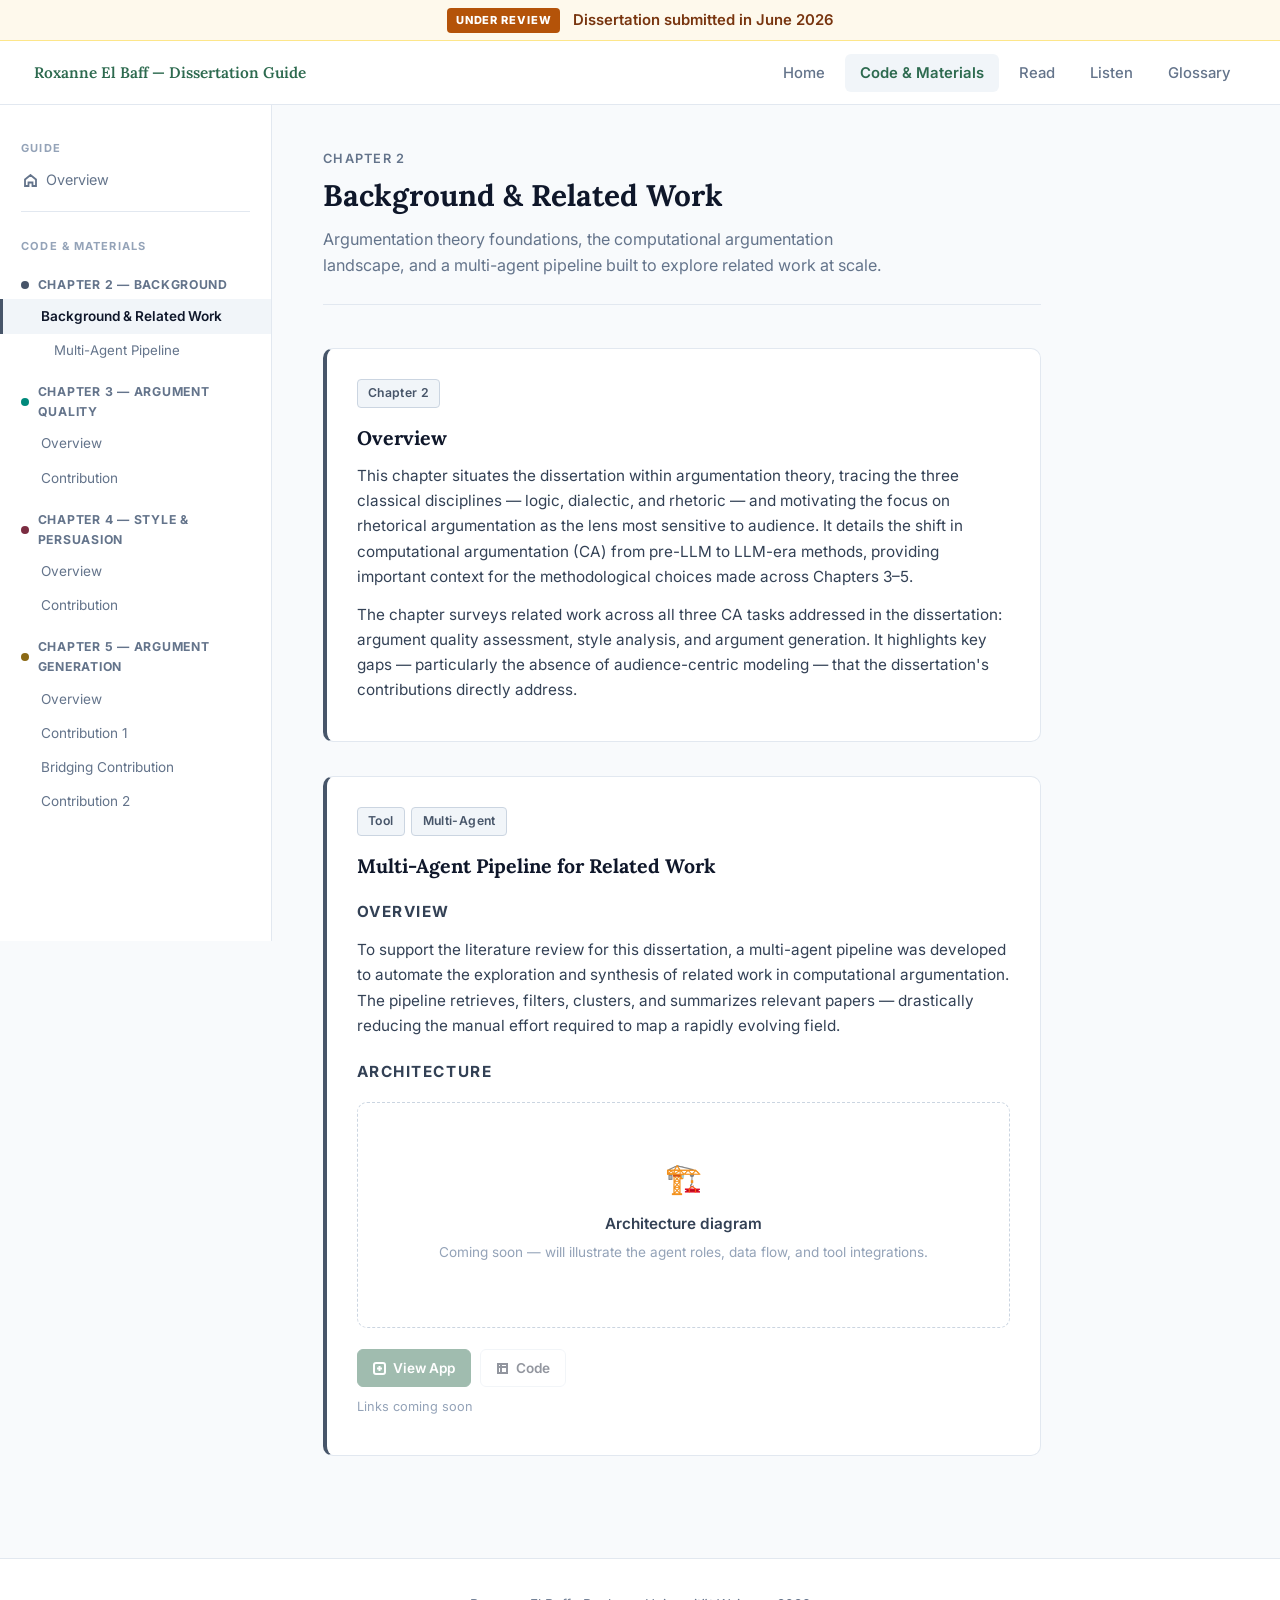
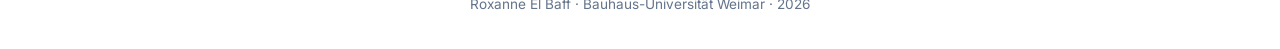
<file: materials/chapter-2.html>
<!DOCTYPE html>
<html lang="en">
<head>
  <meta charset="UTF-8" />
  <meta name="viewport" content="width=device-width, initial-scale=1.0" />
  <title>Chapter 2 — Background &amp; Related Work</title>
  <link rel="stylesheet" href="../css/styles.css" />
</head>
<body>

  <nav id="site-nav"></nav>

  <div id="sidebar-overlay" style="display:none;position:fixed;inset:0;background:rgba(0,0,0,0.3);z-index:39;"></div>

  <div class="materials-layout">
    <aside class="sidebar" id="sidebar"></aside>

    <main class="main-content">

      <div class="page-header">
        <p class="page-header-eyebrow">Chapter 2</p>
        <h1 class="page-header-title">Background &amp; Related Work</h1>
        <p class="page-header-desc">
          Argumentation theory foundations, the computational argumentation landscape,
          and a multi-agent pipeline built to explore related work at scale.
        </p>
      </div>

      <!-- Overview -->
      <div class="contrib-card contrib-card-ch2">
        <div class="badge-row">
          <span class="badge badge-pipeline">Chapter 2</span>
        </div>
        <h2 class="contrib-card-title">Overview</h2>
        <p>
          This chapter situates the dissertation within argumentation theory, tracing the three classical
          disciplines — logic, dialectic, and rhetoric — and motivating the focus on rhetorical argumentation
          as the lens most sensitive to audience. It details the shift in computational argumentation (CA)
          from pre-LLM to LLM-era methods, providing important context for the methodological choices made
          across Chapters 3–5.
        </p>
        <p>
          The chapter surveys related work across all three CA tasks addressed in the dissertation:
          argument quality assessment, style analysis, and argument generation. It highlights key gaps —
          particularly the absence of audience-centric modeling — that the dissertation's contributions
          directly address.
        </p>
      </div>

      <!-- Multi-agent pipeline -->
      <div id="pipeline" class="contrib-card contrib-card-ch2" style="scroll-margin-top:80px;">
        <div class="badge-row">
          <span class="badge badge-pipeline">Tool</span>
          <span class="badge badge-pipeline">Multi-Agent</span>
        </div>
        <h2 class="contrib-card-title">Multi-Agent Pipeline for Related Work</h2>

        <p class="section-heading">Overview</p>
        <p>
          To support the literature review for this dissertation, a multi-agent pipeline was developed
          to automate the exploration and synthesis of related work in computational argumentation.
          The pipeline retrieves, filters, clusters, and summarizes relevant papers — drastically
          reducing the manual effort required to map a rapidly evolving field.
        </p>

        <p class="section-heading">Architecture</p>
        <div class="arch-placeholder">
          <div style="font-size:1.75rem;margin-bottom:0.5rem;">🏗️</div>
          <p style="font-weight:600;margin-bottom:0.25rem;">Architecture diagram</p>
          <p style="color:#94a3b8;font-size:0.8rem;">Coming soon — will illustrate the agent roles, data flow, and tool integrations.</p>
        </div>

        <div class="link-row">
          <a class="link-btn primary disabled" href="#">
            <svg viewBox="0 0 13 13" fill="none" stroke="currentColor" stroke-width="2" style="width:13px;height:13px;"><rect x="1" y="1" width="11" height="11" rx="2"/><path d="M4 6.5h5M6.5 4v5"/></svg>
            View App
          </a>
          <a class="link-btn disabled" href="#">
            <svg viewBox="0 0 13 13" fill="none" stroke="currentColor" stroke-width="2" style="width:13px;height:13px;"><path d="M2 2h9v9H2zM5 2v9M2 5h9"/></svg>
            Code
          </a>
        </div>
        <p style="font-size:0.75rem;color:#94a3b8;margin-top:0.5rem;">Links coming soon</p>
      </div>

    </main>
  </div>

  <footer class="site-footer">
    Roxanne El Baff · Bauhaus-Universität Weimar · 2026
  </footer>

  <script src="../js/nav.js"></script>
  <script src="../js/sidebar.js"></script>
  <script src="../js/main.js"></script>
</body>
</html>
</file>
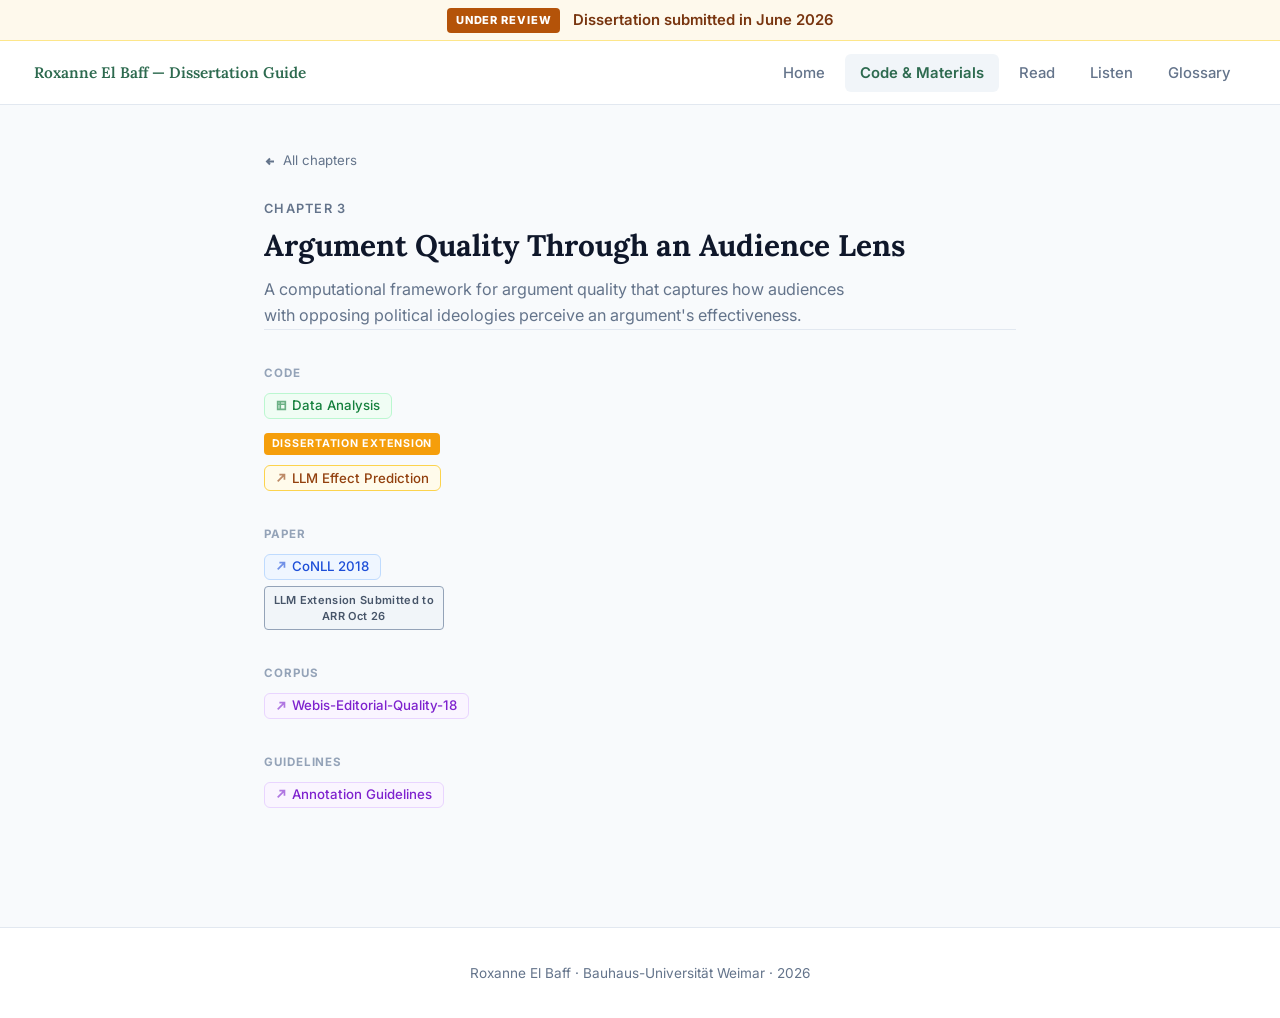
<file: materials/chapter-3.html>
<!DOCTYPE html>
<html lang="en">
<head>
  <meta charset="UTF-8" />
  <meta name="viewport" content="width=device-width, initial-scale=1.0" />
  <title>Chapter 3 — Argument Quality Through an Audience Lens</title>
  <link rel="stylesheet" href="../css/styles.css" />
  <style>
    .ch-page { max-width: 820px; margin: 0 auto; padding: 2.5rem 2rem 5rem; }
    .resource-section { margin-bottom: 2rem; }
    .resource-label {
      font-size: 0.68rem; font-weight: 700; letter-spacing: 0.08em;
      text-transform: uppercase; color: #94a3b8; margin-bottom: 0.6rem;
    }
    .chip-list { display: flex; flex-wrap: wrap; gap: 0.4rem; }
    .chip {
      display: inline-flex; align-items: center; gap: 0.3rem;
      font-size: 0.78rem; font-weight: 500; padding: 0.3rem 0.65rem;
      border-radius: 6px; border: 1px solid #e2e8f0; background: #fff;
      color: #334155; text-decoration: none; line-height: 1; transition: background 0.15s, border-color 0.15s;
    }
    .chip:hover { background: #f1f5f9; border-color: #cbd5e1; }
    .chip svg { flex-shrink: 0; opacity: 0.6; }
    .chip.chip-paper { border-color: #bfdbfe; background: #eff6ff; color: #1d4ed8; }
    .chip.chip-paper:hover { background: #dbeafe; }
    .chip.chip-code  { border-color: #bbf7d0; background: #f0fdf4; color: #15803d; }
    .chip.chip-code:hover  { background: #dcfce7; }
    .chip.chip-corpus { border-color: #e9d5ff; background: #faf5ff; color: #7e22ce; }
    .chip.chip-corpus:hover { background: #f3e8ff; }
    .chip.chip-ext { border-color: #fcd34d; background: #fffbeb; color: #92400e; }
    .bridge-label {
      display: inline-block; font-size: 0.63rem; font-weight: 700;
      letter-spacing: 0.07em; text-transform: uppercase; background: #f59e0b;
      color: #fff; padding: 0.15rem 0.45rem; border-radius: 4px; margin-bottom: 0.3rem;
    }
    .back-link {
      display: inline-flex; align-items: center; gap: 0.35rem;
      font-size: 0.78rem; color: #64748b; text-decoration: none; margin-bottom: 1.5rem;
    }
    .back-link:hover { color: #334155; }
  </style>
</head>
<body>

  <nav id="site-nav"></nav>

  <div class="ch-page">

    <a class="back-link" href="index.html">
      <svg width="13" height="13" viewBox="0 0 13 13" fill="none" stroke="currentColor" stroke-width="2"><path d="M10 6.5H3M6 3.5L3 6.5 6 9.5"/></svg>
      All chapters
    </a>

    <div class="page-header" style="padding:0;margin-bottom:2rem;">
      <p class="page-header-eyebrow">Chapter 3</p>
      <h1 class="page-header-title">Argument Quality Through an Audience Lens</h1>
      <p class="page-header-desc">
        A computational framework for argument quality that captures how audiences with opposing
        political ideologies perceive an argument's effectiveness.
      </p>
    </div>

    <div class="resource-section">
      <div class="resource-label">Code</div>
      <div class="chip-list">
        <a class="chip chip-code" href="https://github.com/roxanneelbaff/conll2018_editorial_effect" target="_blank" rel="noopener">
          <svg width="11" height="11" viewBox="0 0 13 13" fill="none" stroke="currentColor" stroke-width="2"><path d="M2 2h9v9H2zM5 2v9M2 5h9"/></svg>
          Data Analysis
        </a>
      </div>
      <div style="margin-top:0.5rem;">
        <span class="bridge-label">Dissertation Extension</span>
        <div class="chip-list" style="margin-top:0.3rem;">
          <a class="chip chip-ext" href="https://github.com/roxanneelbaff/elbaff_dissertation_code" target="_blank" rel="noopener">
            <svg width="11" height="11" viewBox="0 0 13 13" fill="none" stroke="currentColor" stroke-width="2"><path d="M2 10L10 2M4 2h6v6"/></svg>
            LLM Effect Prediction
          </a>
        </div>
      </div>
    </div>

    <div class="resource-section">
      <div class="resource-label">Paper</div>
      <div class="chip-list">
        <a class="chip chip-paper" href="https://aclanthology.org/K18-1044/" target="_blank" rel="noopener">
          <svg width="11" height="11" viewBox="0 0 13 13" fill="none" stroke="currentColor" stroke-width="2"><path d="M2 10L10 2M4 2h6v6"/></svg>
          CoNLL 2018
        </a>
      </div>
      <div style="margin-top:0.4rem;">
        <span style="display:inline-block;font-size:0.65rem;font-weight:600;color:#475569;background:#f1f5f9;border:1px solid #94a3b8;padding:0.25rem 0.5rem;border-radius:4px;letter-spacing:0.03em;line-height:1.5;text-align:center;">LLM Extension Submitted to<br>ARR Oct 26</span>
      </div>
    </div>

    <div class="resource-section">
      <div class="resource-label">Corpus</div>
      <div class="chip-list">
        <a class="chip chip-corpus" href="https://webis.de/data/webis-editorial-quality-18.html" target="_blank" rel="noopener">
          <svg width="11" height="11" viewBox="0 0 13 13" fill="none" stroke="currentColor" stroke-width="2"><path d="M2 10L10 2M4 2h6v6"/></svg>
          Webis-Editorial-Quality-18
        </a>
      </div>
    </div>

    <div class="resource-section">
      <div class="resource-label">Guidelines</div>
      <div class="chip-list">
        <a class="chip chip-corpus" href="https://github.com/roxanneelbaff/conll2018_editorial_effect/tree/main/data/annotation_guidelines" target="_blank" rel="noopener">
          <svg width="11" height="11" viewBox="0 0 13 13" fill="none" stroke="currentColor" stroke-width="2"><path d="M2 10L10 2M4 2h6v6"/></svg>
          Annotation Guidelines
        </a>
      </div>
    </div>

  </div>

  <footer class="site-footer">
    Roxanne El Baff · Bauhaus-Universität Weimar · 2026
  </footer>

  <script src="../js/nav.js"></script>
  <script src="../js/main.js"></script>
</body>
</html>
</file>
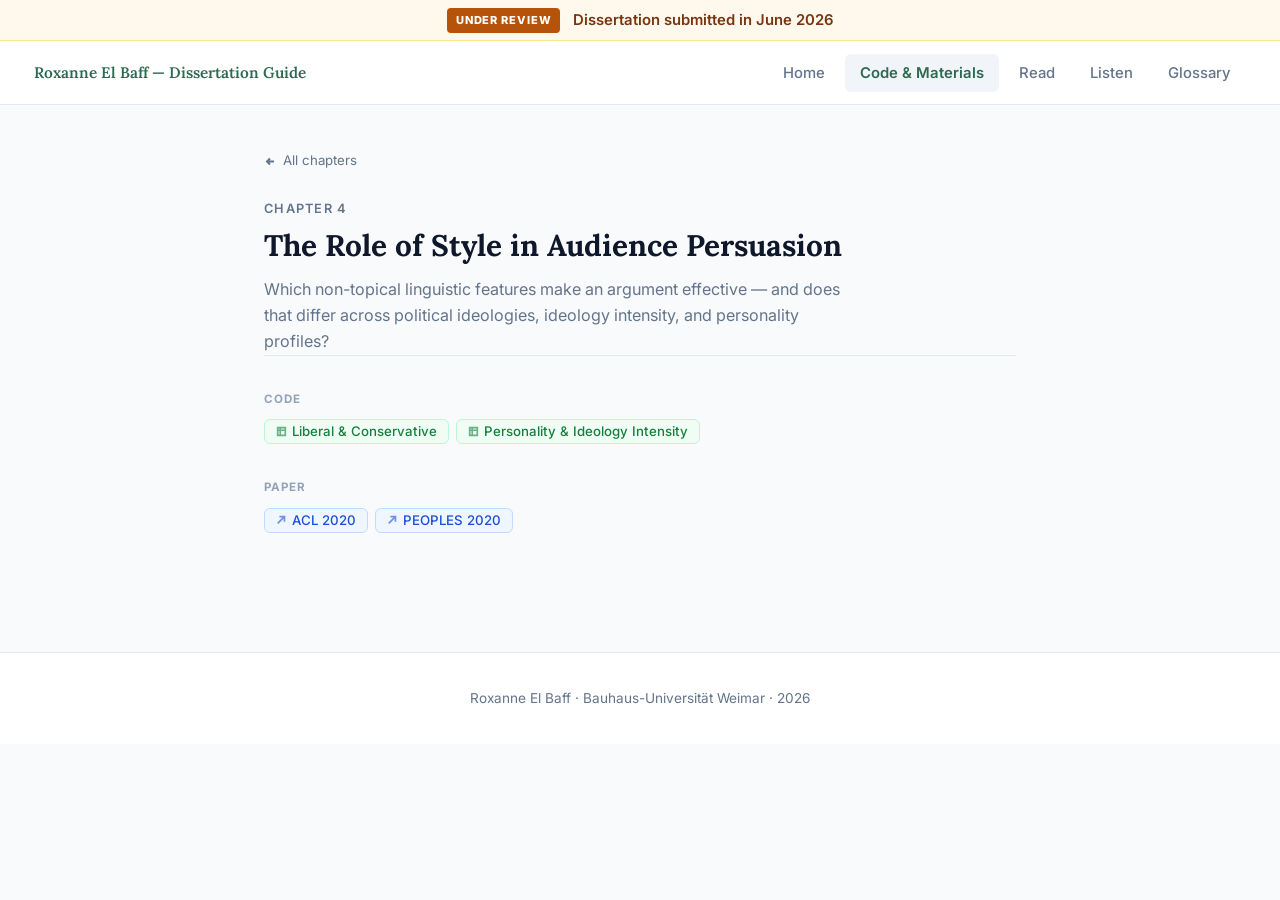
<file: materials/chapter-4.html>
<!DOCTYPE html>
<html lang="en">
<head>
  <meta charset="UTF-8" />
  <meta name="viewport" content="width=device-width, initial-scale=1.0" />
  <title>Chapter 4 — The Role of Style in Audience Persuasion</title>
  <link rel="stylesheet" href="../css/styles.css" />
  <style>
    .ch-page { max-width: 820px; margin: 0 auto; padding: 2.5rem 2rem 5rem; }
    .resource-section { margin-bottom: 2rem; }
    .resource-label {
      font-size: 0.68rem; font-weight: 700; letter-spacing: 0.08em;
      text-transform: uppercase; color: #94a3b8; margin-bottom: 0.6rem;
    }
    .chip-list { display: flex; flex-wrap: wrap; gap: 0.4rem; }
    .chip {
      display: inline-flex; align-items: center; gap: 0.3rem;
      font-size: 0.78rem; font-weight: 500; padding: 0.3rem 0.65rem;
      border-radius: 6px; border: 1px solid #e2e8f0; background: #fff;
      color: #334155; text-decoration: none; line-height: 1; transition: background 0.15s, border-color 0.15s;
    }
    .chip:hover { background: #f1f5f9; border-color: #cbd5e1; }
    .chip svg { flex-shrink: 0; opacity: 0.6; }
    .chip.chip-paper { border-color: #bfdbfe; background: #eff6ff; color: #1d4ed8; }
    .chip.chip-paper:hover { background: #dbeafe; }
    .chip.chip-code  { border-color: #bbf7d0; background: #f0fdf4; color: #15803d; }
    .chip.chip-code:hover  { background: #dcfce7; }
    .back-link {
      display: inline-flex; align-items: center; gap: 0.35rem;
      font-size: 0.78rem; color: #64748b; text-decoration: none; margin-bottom: 1.5rem;
    }
    .back-link:hover { color: #334155; }
  </style>
</head>
<body>

  <nav id="site-nav"></nav>

  <div class="ch-page">

    <a class="back-link" href="index.html">
      <svg width="13" height="13" viewBox="0 0 13 13" fill="none" stroke="currentColor" stroke-width="2"><path d="M10 6.5H3M6 3.5L3 6.5 6 9.5"/></svg>
      All chapters
    </a>

    <div class="page-header" style="padding:0;margin-bottom:2rem;">
      <p class="page-header-eyebrow">Chapter 4</p>
      <h1 class="page-header-title">The Role of Style in Audience Persuasion</h1>
      <p class="page-header-desc">
        Which non-topical linguistic features make an argument effective — and does that differ across
        political ideologies, ideology intensity, and personality profiles?
      </p>
    </div>

    <div class="resource-section">
      <div class="resource-label">Code</div>
      <div class="chip-list">
        <a class="chip chip-code" href="https://github.com/webis-de/acl20-editorials-style-persuasive-effect" target="_blank" rel="noopener">
          <svg width="11" height="11" viewBox="0 0 13 13" fill="none" stroke="currentColor" stroke-width="2"><path d="M2 2h9v9H2zM5 2v9M2 5h9"/></svg>
          Liberal &amp; Conservative
        </a>
        <a class="chip chip-code" href="https://github.com/roxanneelbaff/peoples2020-persuasion-personality-ideology/" target="_blank" rel="noopener">
          <svg width="11" height="11" viewBox="0 0 13 13" fill="none" stroke="currentColor" stroke-width="2"><path d="M2 2h9v9H2zM5 2v9M2 5h9"/></svg>
          Personality &amp; Ideology Intensity
        </a>
      </div>
    </div>

    <div class="resource-section">
      <div class="resource-label">Paper</div>
      <div class="chip-list">
        <a class="chip chip-paper" href="https://aclanthology.org/2020.acl-main.287/" target="_blank" rel="noopener">
          <svg width="11" height="11" viewBox="0 0 13 13" fill="none" stroke="currentColor" stroke-width="2"><path d="M2 10L10 2M4 2h6v6"/></svg>
          ACL 2020
        </a>
        <a class="chip chip-paper" href="https://aclanthology.org/2020.peoples-1.4/" target="_blank" rel="noopener">
          <svg width="11" height="11" viewBox="0 0 13 13" fill="none" stroke="currentColor" stroke-width="2"><path d="M2 10L10 2M4 2h6v6"/></svg>
          PEOPLES 2020
        </a>
      </div>
    </div>

  </div>

  <footer class="site-footer">
    Roxanne El Baff · Bauhaus-Universität Weimar · 2026
  </footer>

  <script src="../js/nav.js"></script>
  <script src="../js/main.js"></script>
</body>
</html>
</file>
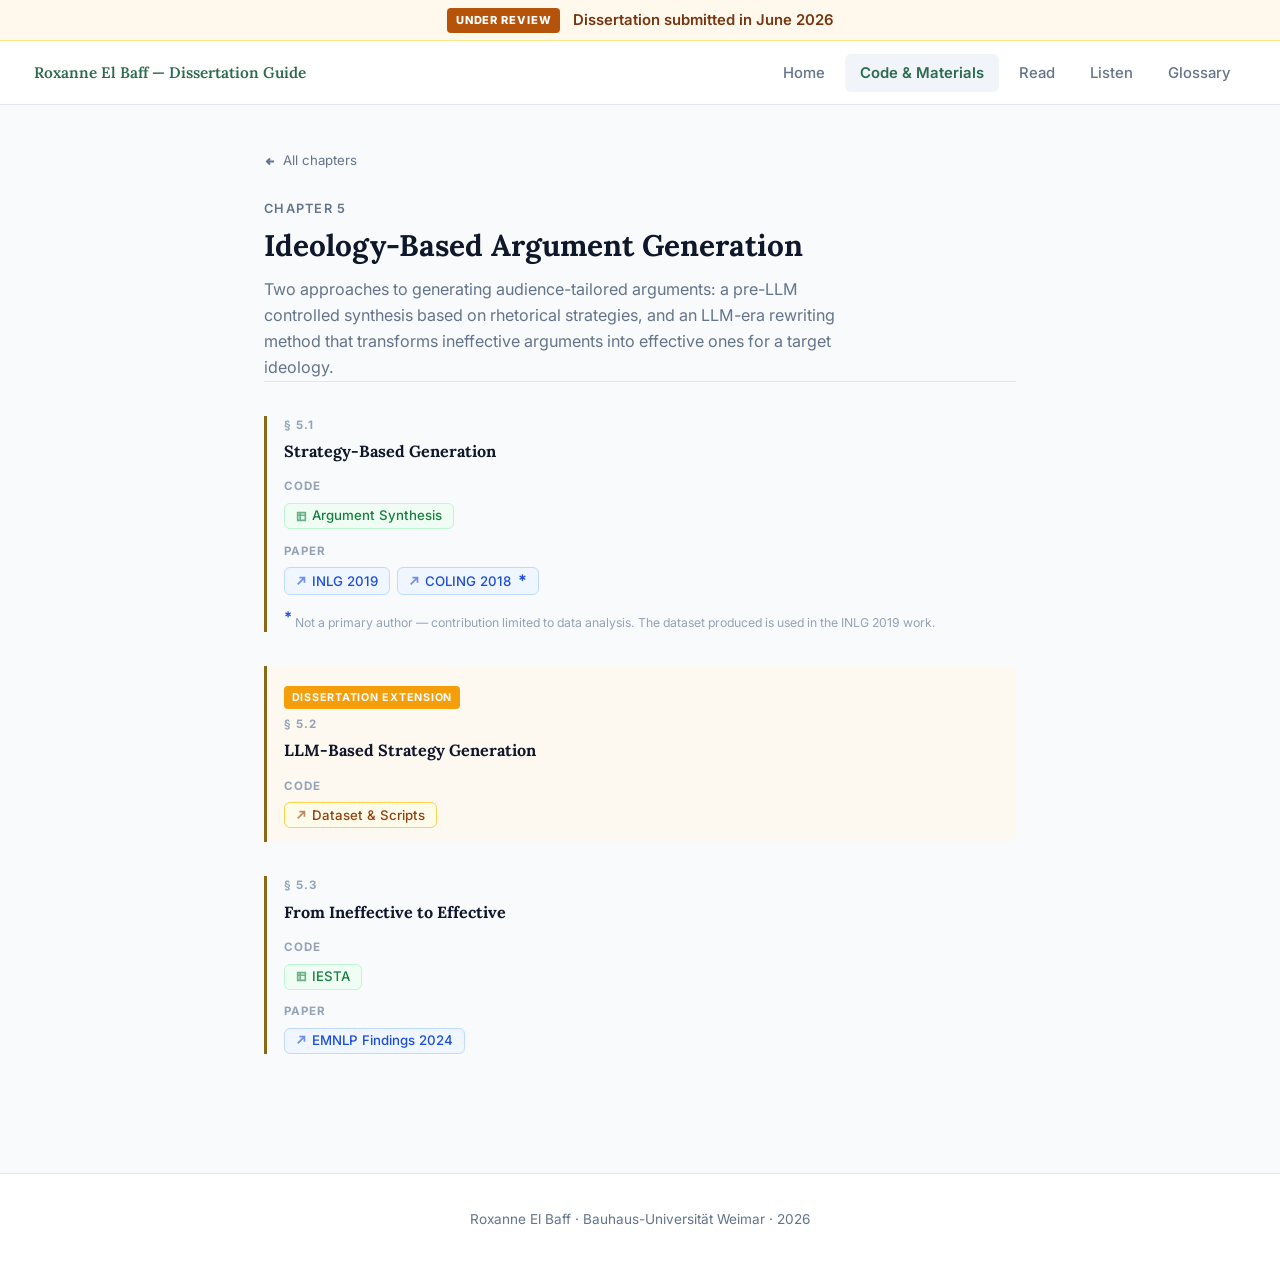
<file: materials/chapter-5.html>
<!DOCTYPE html>
<html lang="en">
<head>
  <meta charset="UTF-8" />
  <meta name="viewport" content="width=device-width, initial-scale=1.0" />
  <title>Chapter 5 — Ideology-Based Argument Generation</title>
  <link rel="stylesheet" href="../css/styles.css" />
  <style>
    .ch-page { max-width: 820px; margin: 0 auto; padding: 2.5rem 2rem 5rem; }
    .section-block {
      border-left: 3px solid #8b6914; padding-left: 1rem; margin-bottom: 2rem;
    }
    .section-block.bridge { background: #fdf8f0; border-radius: 0 8px 8px 0; padding: 0.85rem 1rem; }
    .section-eyebrow {
      font-size: 0.68rem; font-weight: 700; letter-spacing: 0.08em;
      text-transform: uppercase; color: #94a3b8; margin-bottom: 0.2rem;
    }
    .section-title {
      font-family: 'Lora', serif; font-weight: 700; font-size: 0.95rem;
      color: #0f172a; margin-bottom: 0.75rem;
    }
    .resource-label {
      font-size: 0.68rem; font-weight: 700; letter-spacing: 0.08em;
      text-transform: uppercase; color: #94a3b8; margin-bottom: 0.4rem; margin-top: 0.75rem;
    }
    .resource-label:first-child { margin-top: 0; }
    .chip-list { display: flex; flex-wrap: wrap; gap: 0.4rem; }
    .chip {
      display: inline-flex; align-items: center; gap: 0.3rem;
      font-size: 0.78rem; font-weight: 500; padding: 0.3rem 0.65rem;
      border-radius: 6px; border: 1px solid #e2e8f0; background: #fff;
      color: #334155; text-decoration: none; line-height: 1; transition: background 0.15s, border-color 0.15s;
    }
    .chip:hover { background: #f1f5f9; border-color: #cbd5e1; }
    .chip svg { flex-shrink: 0; opacity: 0.6; }
    .chip.chip-paper { border-color: #bfdbfe; background: #eff6ff; color: #1d4ed8; }
    .chip.chip-paper:hover { background: #dbeafe; }
    .chip.chip-code  { border-color: #bbf7d0; background: #f0fdf4; color: #15803d; }
    .chip.chip-code:hover  { background: #dcfce7; }
    .chip.chip-ext { border-color: #fcd34d; background: #fffbeb; color: #92400e; }
    .bridge-label {
      display: inline-block; font-size: 0.63rem; font-weight: 700;
      letter-spacing: 0.07em; text-transform: uppercase; background: #f59e0b;
      color: #fff; padding: 0.15rem 0.45rem; border-radius: 4px; margin-bottom: 0.35rem;
    }
    .back-link {
      display: inline-flex; align-items: center; gap: 0.35rem;
      font-size: 0.78rem; color: #64748b; text-decoration: none; margin-bottom: 1.5rem;
    }
    .back-link:hover { color: #334155; }
  </style>
</head>
<body>

  <nav id="site-nav"></nav>

  <div class="ch-page">

    <a class="back-link" href="index.html">
      <svg width="13" height="13" viewBox="0 0 13 13" fill="none" stroke="currentColor" stroke-width="2"><path d="M10 6.5H3M6 3.5L3 6.5 6 9.5"/></svg>
      All chapters
    </a>

    <div class="page-header" style="padding:0;margin-bottom:2rem;">
      <p class="page-header-eyebrow">Chapter 5</p>
      <h1 class="page-header-title">Ideology-Based Argument Generation</h1>
      <p class="page-header-desc">
        Two approaches to generating audience-tailored arguments: a pre-LLM controlled synthesis
        based on rhetorical strategies, and an LLM-era rewriting method that transforms
        ineffective arguments into effective ones for a target ideology.
      </p>
    </div>

    <!-- §5.1 -->
    <div class="section-block">
      <div class="section-eyebrow">§ 5.1</div>
      <div class="section-title">Strategy-Based Generation</div>
      <div class="resource-label">Code</div>
      <div class="chip-list">
        <a class="chip chip-code" href="https://github.com/roxanneelbaff/inlg2019-argument-synthesis" target="_blank" rel="noopener">
          <svg width="11" height="11" viewBox="0 0 13 13" fill="none" stroke="currentColor" stroke-width="2"><path d="M2 2h9v9H2zM5 2v9M2 5h9"/></svg>
          Argument Synthesis
        </a>
      </div>
      <div class="resource-label">Paper</div>
      <div class="chip-list">
        <a class="chip chip-paper" href="https://aclanthology.org/W19-8607/" target="_blank" rel="noopener">
          <svg width="11" height="11" viewBox="0 0 13 13" fill="none" stroke="currentColor" stroke-width="2"><path d="M2 10L10 2M4 2h6v6"/></svg>
          INLG 2019
        </a>
        <a class="chip chip-paper" href="https://aclanthology.org/C18-1318/" target="_blank" rel="noopener">
          <svg width="11" height="11" viewBox="0 0 13 13" fill="none" stroke="currentColor" stroke-width="2"><path d="M2 10L10 2M4 2h6v6"/></svg>
          COLING 2018<sup style="font-size:1.2em;margin-left:2px;font-weight:700;">*</sup>
        </a>
      </div>
      <p style="font-size:0.72rem;color:#94a3b8;margin-top:0.6rem;line-height:1.5;">
        <sup style="font-size:1.2em;font-weight:700;color:#1d4ed8;">*</sup> Not a primary author — contribution limited to data analysis. The dataset produced is used in the INLG 2019 work.
      </p>
    </div>

    <!-- §5.2 bridge -->
    <div class="section-block bridge">
      <div><span class="bridge-label">Dissertation Extension</span></div>
      <div class="section-eyebrow">§ 5.2</div>
      <div class="section-title">LLM-Based Strategy Generation</div>
      <div class="resource-label">Code</div>
      <div class="chip-list">
        <a class="chip chip-ext" href="https://github.com/roxanneelbaff/elbaff_dissertation_code" target="_blank" rel="noopener">
          <svg width="11" height="11" viewBox="0 0 13 13" fill="none" stroke="currentColor" stroke-width="2"><path d="M2 10L10 2M4 2h6v6"/></svg>
          Dataset &amp; Scripts
        </a>
      </div>
    </div>

    <!-- §5.3 -->
    <div class="section-block">
      <div class="section-eyebrow">§ 5.3</div>
      <div class="section-title">From Ineffective to Effective</div>
      <div class="resource-label">Code</div>
      <div class="chip-list">
        <a class="chip chip-code" href="https://github.com/roxanneelbaff/emnlp2024-iesta" target="_blank" rel="noopener">
          <svg width="11" height="11" viewBox="0 0 13 13" fill="none" stroke="currentColor" stroke-width="2"><path d="M2 2h9v9H2zM5 2v9M2 5h9"/></svg>
          IESTA
        </a>
      </div>
      <div class="resource-label">Paper</div>
      <div class="chip-list">
        <a class="chip chip-paper" href="https://aclanthology.org/2024.findings-emnlp.265/" target="_blank" rel="noopener">
          <svg width="11" height="11" viewBox="0 0 13 13" fill="none" stroke="currentColor" stroke-width="2"><path d="M2 10L10 2M4 2h6v6"/></svg>
          EMNLP Findings 2024
        </a>
      </div>
    </div>

  </div>

  <footer class="site-footer">
    Roxanne El Baff · Bauhaus-Universität Weimar · 2026
  </footer>

  <script src="../js/nav.js"></script>
  <script src="../js/main.js"></script>
</body>
</html>
</file>
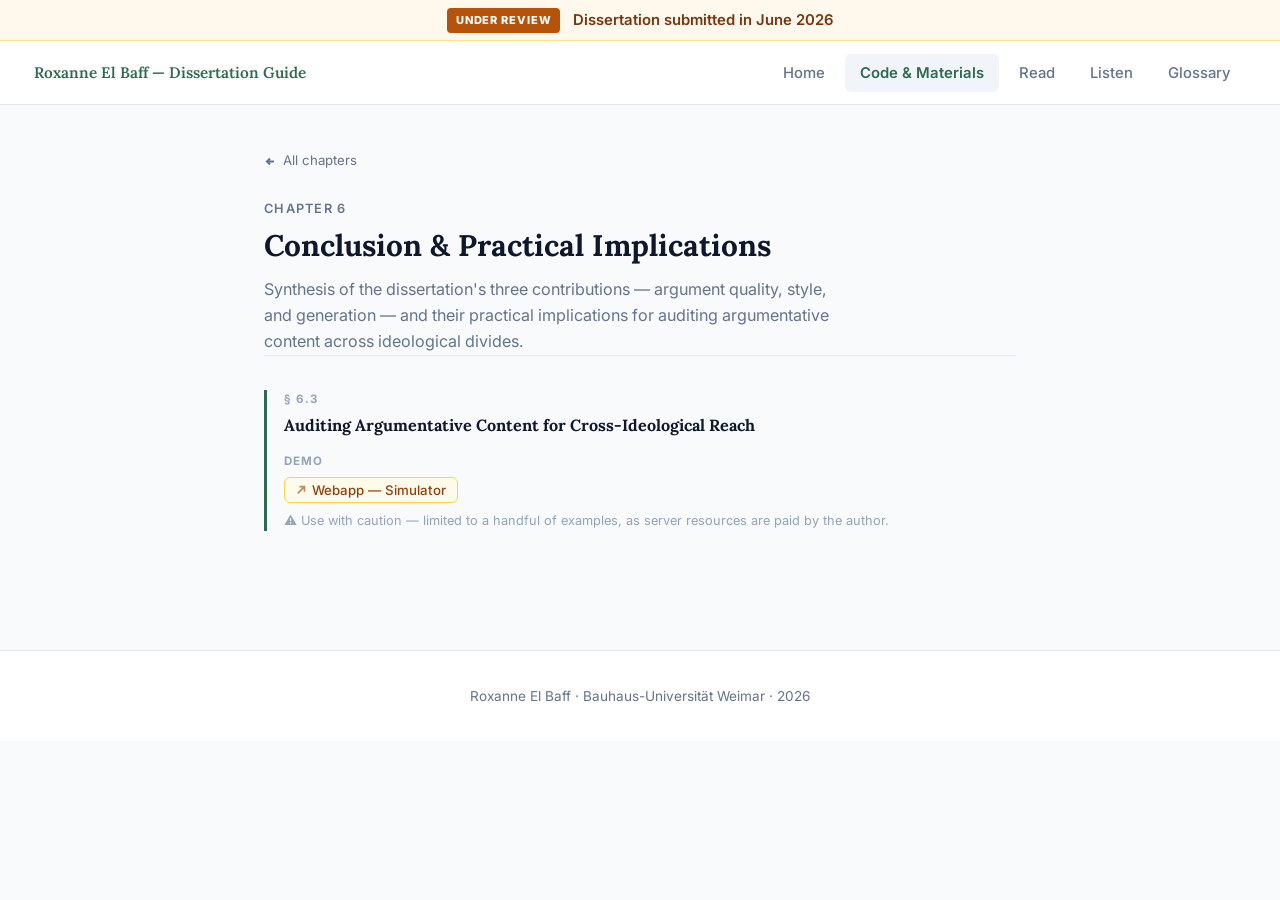
<file: materials/chapter-6.html>
<!DOCTYPE html>
<html lang="en">
<head>
  <meta charset="UTF-8" />
  <meta name="viewport" content="width=device-width, initial-scale=1.0" />
  <title>Chapter 6 — Conclusion &amp; Practical Implications</title>
  <link rel="stylesheet" href="../css/styles.css" />
  <style>
    .ch-page { max-width: 820px; margin: 0 auto; padding: 2.5rem 2rem 5rem; }
    .section-block {
      border-left: 3px solid #2d6a4f; padding-left: 1rem; margin-bottom: 2rem;
    }
    .section-eyebrow {
      font-size: 0.68rem; font-weight: 700; letter-spacing: 0.08em;
      text-transform: uppercase; color: #94a3b8; margin-bottom: 0.2rem;
    }
    .section-title {
      font-family: 'Lora', serif; font-weight: 700; font-size: 0.95rem;
      color: #0f172a; margin-bottom: 0.75rem;
    }
    .resource-label {
      font-size: 0.68rem; font-weight: 700; letter-spacing: 0.08em;
      text-transform: uppercase; color: #94a3b8; margin-bottom: 0.4rem; margin-top: 0.75rem;
    }
    .resource-label:first-child { margin-top: 0; }
    .chip-list { display: flex; flex-wrap: wrap; gap: 0.4rem; }
    .chip {
      display: inline-flex; align-items: center; gap: 0.3rem;
      font-size: 0.78rem; font-weight: 500; padding: 0.3rem 0.65rem;
      border-radius: 6px; border: 1px solid #e2e8f0; background: #fff;
      color: #334155; text-decoration: none; line-height: 1; transition: background 0.15s, border-color 0.15s;
    }
    .chip:hover { background: #f1f5f9; border-color: #cbd5e1; }
    .chip svg { flex-shrink: 0; opacity: 0.6; }
    .chip.chip-ext { border-color: #fcd34d; background: #fffbeb; color: #92400e; }
    .chip.chip-ext:hover { background: #fef3c7; }
    .back-link {
      display: inline-flex; align-items: center; gap: 0.35rem;
      font-size: 0.78rem; color: #64748b; text-decoration: none; margin-bottom: 1.5rem;
    }
    .back-link:hover { color: #334155; }
    .caution-note {
      font-size: 0.75rem; color: #94a3b8; margin-top: 0.5rem; line-height: 1.5;
    }
  </style>
</head>
<body>

  <nav id="site-nav"></nav>

  <div class="ch-page">

    <a class="back-link" href="index.html">
      <svg width="13" height="13" viewBox="0 0 13 13" fill="none" stroke="currentColor" stroke-width="2"><path d="M10 6.5H3M6 3.5L3 6.5 6 9.5"/></svg>
      All chapters
    </a>

    <div class="page-header" style="padding:0;margin-bottom:2rem;">
      <p class="page-header-eyebrow">Chapter 6</p>
      <h1 class="page-header-title">Conclusion &amp; Practical Implications</h1>
      <p class="page-header-desc">
        Synthesis of the dissertation's three contributions — argument quality, style, and generation —
        and their practical implications for auditing argumentative content across ideological divides.
      </p>
    </div>

    <!-- §6.3 -->
    <div class="section-block">
      <div class="section-eyebrow">§ 6.3</div>
      <div class="section-title">Auditing Argumentative Content for Cross-Ideological Reach</div>
      <div class="resource-label">Demo</div>
      <div class="chip-list">
        <a class="chip chip-ext" href="https://crossfire.up.railway.app" target="_blank" rel="noopener">
          <svg width="11" height="11" viewBox="0 0 13 13" fill="none" stroke="currentColor" stroke-width="2"><path d="M2 10L10 2M4 2h6v6"/></svg>
          Webapp — Simulator
        </a>
      </div>
      <p class="caution-note">⚠️ Use with caution — limited to a handful of examples, as server resources are paid by the author.</p>
    </div>

  </div>

  <footer class="site-footer">
    Roxanne El Baff · Bauhaus-Universität Weimar · 2026
  </footer>

  <script src="../js/nav.js"></script>
  <script src="../js/main.js"></script>
</body>
</html>
</file>
<file: css/styles.css>
@import url('https://fonts.googleapis.com/css2?family=Lora:ital,wght@0,400;0,600;0,700;1,400&family=Inter:wght@300;400;500;600;700&display=swap');

/* ── Design tokens ─────────────────────────────────── */
:root {
  --color-bg:          #f8fafc;
  --color-surface:     #ffffff;
  --color-border:      #e2e8f0;
  --color-text:        #0f172a;
  --color-muted:       #64748b;
  --color-nav-bg:      #ffffff;

  /* Chapter / task colours */
  --ch2:   #475569;   /* slate  — pipeline / background */
  --ch3:   #00897b;   /* mediterranean teal — assessment */
  --ch4:   #7b2d42;   /* phoenician wine    — analysis */
  --ch5a:  #8b6914;   /* beirut stone       — generation pre-llm */
  --ch5b:  #6d5210;   /* beirut stone dark  — generation llm */

  --sidebar-w: 272px;
  --nav-h:     64px;
}

/* ── Base ───────────────────────────────────────────── */
*, *::before, *::after { box-sizing: border-box; margin: 0; padding: 0; }

html { scroll-behavior: smooth; font-size: 17px; }

body {
  font-family: 'Inter', sans-serif;
  background: var(--color-bg);
  color: var(--color-text);
  line-height: 1.65;
  -webkit-font-smoothing: antialiased;
}

a { color: inherit; text-decoration: none; }
a:hover { text-decoration: none; }

/* ── Top nav ───────────────────────────────────────── */
.site-nav {
  position: sticky;
  top: 0;
  z-index: 50;
  height: var(--nav-h);
  background: var(--color-nav-bg);
  border-bottom: 1px solid var(--color-border);
  display: flex;
  align-items: center;
  padding: 0 2rem;
  gap: 2rem;
}

.nav-brand {
  font-family: 'Lora', serif;
  font-size: 0.9rem;
  font-weight: 600;
  color: #2d6a4f;
  white-space: nowrap;
  overflow: hidden;
  text-overflow: ellipsis;
  flex: 1;
}

.nav-links {
  display: flex;
  gap: 0.25rem;
  flex-shrink: 0;
}

.nav-link {
  padding: 0.4rem 0.9rem;
  border-radius: 6px;
  font-size: 0.875rem;
  font-weight: 500;
  color: var(--color-muted);
  transition: color 0.15s, background 0.15s;
}
.nav-link:hover, .nav-link.active {
  color: var(--color-text);
  background: #f1f5f9;
}
.nav-link.active { color: #2d6a4f; font-weight: 600; }

.nav-hamburger {
  display: none;
  background: none;
  border: none;
  cursor: pointer;
  padding: 0.4rem;
  color: var(--color-muted);
}

/* ── Hero ──────────────────────────────────────────── */
.hero {
  text-align: center;
  padding: 4.5rem 2rem 3.5rem;
  max-width: 860px;
  margin: 0 auto;
}

.hero-title {
  font-family: 'Lora', serif;
  font-size: clamp(25.6px, 4vw, 38.4px);
  font-weight: 700;
  color: #2d6a4f;
  font-variant: small-caps;
  letter-spacing: 0.02em;
  line-height: 1.3;
  margin-bottom: 1.5rem;
}

.hero-by {
  font-size: 0.95rem;
  color: var(--color-muted);
  margin-bottom: 0.35rem;
}

.hero-author {
  font-family: 'Lora', serif;
  font-size: 1.35rem;
  font-weight: 600;
  color: var(--color-text);
  margin-bottom: 1.25rem;
}

.hero-meta {
  font-size: 0.9rem;
  color: var(--color-muted);
  line-height: 1.8;
}

.hero-divider {
  width: 48px;
  height: 3px;
  background: #2d6a4f;
  margin: 1.75rem auto;
  border-radius: 2px;
  opacity: 0.4;
}

.hero-advisors {
  display: flex;
  justify-content: center;
  gap: 1rem;
  flex-wrap: wrap;
  margin-top: 0.5rem;
}

.advisor-link {
  display: inline-flex;
  align-items: center;
  gap: 0.35rem;
  font-size: 0.85rem;
  font-weight: 500;
  color: #2d6a4f;
  border: 1px solid #a8d5b5;
  border-radius: 20px;
  padding: 0.3rem 0.85rem;
  transition: background 0.15s, border-color 0.15s;
}
.advisor-link:hover { background: #edf7f1; border-color: #2d6a4f; }
.advisor-link svg { width: 12px; height: 12px; opacity: 0.6; }

/* ── Tag cloud ─────────────────────────────────────── */
.tag-cloud {
  display: flex;
  flex-wrap: wrap;
  justify-content: center;
  gap: 0.5rem;
  max-width: 720px;
  margin: 0 auto 3rem;
  padding: 0 1rem;
}

.tag {
  font-size: 0.75rem;
  font-weight: 500;
  padding: 0.25rem 0.7rem;
  border-radius: 20px;
  border: 1px solid var(--color-border);
  color: var(--color-muted);
  background: var(--color-surface);
  transition: border-color 0.15s, color 0.15s;
}
.tag:hover { border-color: #94a3b8; color: var(--color-text); }

/* ── Entry cards (landing) ─────────────────────────── */
.entry-cards {
  display: grid;
  grid-template-columns: repeat(3, 1fr);
  gap: 1.25rem;
  max-width: 900px;
  margin: 0 auto 5rem;
  padding: 0 2rem;
}

.entry-card {
  background: var(--color-surface);
  border: 1px solid var(--color-border);
  border-radius: 12px;
  padding: 1.75rem 1.5rem;
  display: flex;
  flex-direction: column;
  gap: 0.75rem;
  transition: box-shadow 0.2s, border-color 0.2s, transform 0.2s;
  cursor: pointer;
}
.entry-card:hover {
  box-shadow: 0 4px 20px rgba(0,0,0,0.08);
  border-color: #94a3b8;
  transform: translateY(-2px);
}

.entry-card-icon {
  font-size: 1.75rem;
  line-height: 1;
}

.entry-card-title {
  font-size: 1.05rem;
  font-weight: 600;
  color: var(--color-text);
}

.entry-card-desc {
  font-size: 0.85rem;
  color: var(--color-muted);
  line-height: 1.5;
  flex: 1;
}

.entry-card-arrow {
  font-size: 0.8rem;
  font-weight: 500;
  color: #2d6a4f;
  display: flex;
  align-items: center;
  gap: 0.3rem;
}

/* ── Materials layout ──────────────────────────────── */
.materials-layout {
  display: grid;
  grid-template-columns: var(--sidebar-w) 1fr;
  min-height: calc(100vh - var(--nav-h));
  align-items: start;
}

/* ── Sidebar ───────────────────────────────────────── */
.sidebar {
  position: sticky;
  top: var(--nav-h);
  height: calc(100vh - var(--nav-h));
  overflow-y: auto;
  border-right: 1px solid var(--color-border);
  background: var(--color-surface);
  padding: 1.25rem 0;
  scrollbar-width: thin;
  scrollbar-color: var(--color-border) transparent;
}

.sidebar-label {
  font-size: 0.65rem;
  font-weight: 700;
  letter-spacing: 0.1em;
  text-transform: uppercase;
  color: #94a3b8;
  padding: 0.75rem 1.25rem 0.3rem;
}

.sidebar-item {
  display: flex;
  align-items: center;
  gap: 0.5rem;
  padding: 0.45rem 1.25rem;
  font-size: 0.845rem;
  color: var(--color-muted);
  transition: color 0.15s, background 0.15s;
  border-left: 3px solid transparent;
  line-height: 1.4;
}
.sidebar-item:hover { color: var(--color-text); background: #f8fafc; }
.sidebar-item.active {
  color: var(--color-text);
  font-weight: 600;
  background: #f1f5f9;
}

/* chapter-coloured active borders */
.sidebar-item.active[data-ch="2"] { border-left-color: var(--ch2); }
.sidebar-item.active[data-ch="3"] { border-left-color: var(--ch3); }
.sidebar-item.active[data-ch="4"] { border-left-color: var(--ch4); }
.sidebar-item.active[data-ch="5"] { border-left-color: var(--ch5a); }

.sidebar-sub { padding-left: 2.25rem; font-size: 0.8rem; }
.sidebar-sub2 { padding-left: 3rem; font-size: 0.78rem; }

.sidebar-chapter-header {
  display: flex;
  align-items: center;
  gap: 0.5rem;
  padding: 0.6rem 1.25rem 0.25rem;
  font-size: 0.72rem;
  font-weight: 700;
  text-transform: uppercase;
  letter-spacing: 0.06em;
  color: var(--color-muted);
  margin-top: 0.25rem;
}

.ch-dot {
  width: 8px; height: 8px;
  border-radius: 50%;
  flex-shrink: 0;
}
.ch-dot-2 { background: var(--ch2); }
.ch-dot-3 { background: var(--ch3); }
.ch-dot-4 { background: var(--ch4); }
.ch-dot-5 { background: var(--ch5a); }

.sidebar-divider {
  height: 1px;
  background: var(--color-border);
  margin: 0.75rem 1.25rem;
}

/* ── Main content ──────────────────────────────────── */
.main-content {
  padding: 2.5rem 3rem 4rem;
  max-width: 820px;
}

/* ── Page header ───────────────────────────────────── */
.page-header {
  margin-bottom: 2.5rem;
  padding-bottom: 1.5rem;
  border-bottom: 1px solid var(--color-border);
}

.page-header-eyebrow {
  font-size: 0.75rem;
  font-weight: 600;
  letter-spacing: 0.1em;
  text-transform: uppercase;
  color: var(--color-muted);
  margin-bottom: 0.5rem;
}

.page-header-title {
  font-family: 'Lora', serif;
  font-size: 1.75rem;
  font-weight: 700;
  color: var(--color-text);
  line-height: 1.25;
  margin-bottom: 0.75rem;
}

.page-header-desc {
  font-size: 0.95rem;
  color: var(--color-muted);
  max-width: 580px;
  line-height: 1.6;
}

/* ── Badges ────────────────────────────────────────── */
.badge-row {
  display: flex;
  flex-wrap: wrap;
  gap: 0.4rem;
  margin-bottom: 1rem;
}

.badge {
  font-size: 0.72rem;
  font-weight: 600;
  padding: 0.2rem 0.6rem;
  border-radius: 4px;
  letter-spacing: 0.03em;
  border: 1px solid transparent;
}
.badge-assessment  { background: #f0fdf8; color: #00897b; border-color: #99e8d4; }
.badge-analysis    { background: #fdf2f5; color: #7b2d42; border-color: #e8a0b0; }
.badge-generation  { background: #fdf8ee; color: #8b6914; border-color: #e8d090; }
.badge-pre-llm     { background: #f3f4f6; color: #374151; border-color: #d1d5db; }
.badge-llm-era     { background: #fdf5dc; color: #5c4208; border-color: #d4b86a; }
.badge-pipeline    { background: #f1f5f9; color: #475569; border-color: #cbd5e1; }
.badge-corpus      { background: #fdf4ff; color: #a21caf; border-color: #e879f9; }
.badge-bridging    { background: #fff1f2; color: #be123c; border-color: #fda4af; }

/* ── Contribution cards ────────────────────────────── */
.contrib-card {
  background: var(--color-surface);
  border: 1px solid var(--color-border);
  border-left-width: 4px;
  border-radius: 10px;
  padding: 1.75rem 1.75rem 1.5rem;
  margin-bottom: 2rem;
}
.contrib-card-ch3 { border-left-color: var(--ch3); }
.contrib-card-ch4 { border-left-color: var(--ch4); }
.contrib-card-ch5a { border-left-color: var(--ch5a); }
.contrib-card-ch5b { border-left-color: var(--ch5b); }
.contrib-card-ch2  { border-left-color: var(--ch2); }
.contrib-card-bridging { border-left-color: #be123c; }

.contrib-card-title {
  font-family: 'Lora', serif;
  font-size: 1.15rem;
  font-weight: 700;
  color: var(--color-text);
  margin-bottom: 0.75rem;
  line-height: 1.3;
}

.contrib-card p {
  font-size: 0.9rem;
  color: #334155;
  line-height: 1.65;
  margin-bottom: 0.75rem;
}

/* ── Section heading inside cards ─────────────────── */
.section-heading {
  font-size: 0.7rem;
  font-weight: 700;
  letter-spacing: 0.1em;
  text-transform: uppercase;
  color: #94a3b8;
  margin: 1.25rem 0 0.6rem;
}

/* ── Context snapshot ──────────────────────────────── */
.context-snapshot {
  border: 1px solid var(--color-border);
  border-radius: 8px;
  overflow: hidden;
  font-size: 0.82rem;
  margin: 1.25rem 0;
}

.context-snapshot-header {
  background: #f8fafc;
  padding: 0.6rem 1rem;
  font-size: 0.7rem;
  font-weight: 700;
  letter-spacing: 0.08em;
  text-transform: uppercase;
  color: var(--color-muted);
  border-bottom: 1px solid var(--color-border);
}

.context-snapshot table {
  width: 100%;
  border-collapse: collapse;
}
.context-snapshot th {
  text-align: left;
  padding: 0.45rem 1rem;
  font-size: 0.7rem;
  font-weight: 700;
  letter-spacing: 0.06em;
  text-transform: uppercase;
  color: #94a3b8;
  background: #fafafa;
  border-bottom: 1px solid var(--color-border);
}
.context-snapshot td {
  padding: 0.4rem 1rem;
  border-bottom: 1px solid #f1f5f9;
  color: #334155;
}
.context-snapshot tr:last-child td { border-bottom: none; }
.context-snapshot .dim-label {
  font-weight: 600;
  color: var(--color-muted);
  font-size: 0.75rem;
}
.context-snapshot .dim-num {
  font-size: 0.7rem;
  color: #94a3b8;
  font-weight: 600;
  width: 1.5rem;
}
.context-snapshot-footer {
  background: #f8fafc;
  border-top: 1px solid var(--color-border);
  padding: 0.5rem 1rem;
  font-size: 0.75rem;
  color: #94a3b8;
  font-style: italic;
}

/* ── Link buttons ──────────────────────────────────── */
.link-row {
  display: flex;
  flex-wrap: wrap;
  gap: 0.5rem;
  margin-top: 1.25rem;
}

.link-btn {
  display: inline-flex;
  align-items: center;
  gap: 0.4rem;
  font-size: 0.8rem;
  font-weight: 600;
  padding: 0.4rem 0.9rem;
  border-radius: 6px;
  border: 1px solid var(--color-border);
  color: var(--color-text);
  background: var(--color-surface);
  transition: border-color 0.15s, background 0.15s, color 0.15s;
  cursor: pointer;
}
.link-btn:hover { border-color: #94a3b8; background: #f8fafc; }
.link-btn.primary { background: #2d6a4f; color: white; border-color: #2d6a4f; }
.link-btn.primary:hover { background: #2e4a6e; border-color: #2e4a6e; }
.link-btn.disabled { opacity: 0.45; pointer-events: none; }
.link-btn svg { width: 13px; height: 13px; }

/* ── Bullet list ───────────────────────────────────── */
.contrib-list {
  list-style: none;
  padding: 0;
  margin: 0.5rem 0;
}
.contrib-list li {
  display: flex;
  gap: 0.6rem;
  font-size: 0.875rem;
  color: #334155;
  line-height: 1.55;
  padding: 0.25rem 0;
}
.contrib-list li::before {
  content: '▸';
  color: #94a3b8;
  flex-shrink: 0;
  margin-top: 0.05rem;
}

/* ── Read / Listen cards ───────────────────────────── */
.doc-cards {
  display: grid;
  grid-template-columns: repeat(auto-fill, minmax(260px, 1fr));
  gap: 1.25rem;
  margin-bottom: 2.5rem;
}

.doc-card {
  background: var(--color-surface);
  border: 1px solid var(--color-border);
  border-radius: 10px;
  padding: 1.5rem;
  display: flex;
  flex-direction: column;
  gap: 0.6rem;
  transition: box-shadow 0.2s, border-color 0.2s;
}
.doc-card:hover { box-shadow: 0 2px 12px rgba(0,0,0,0.07); border-color: #94a3b8; }

.doc-card-icon { font-size: 1.5rem; }
.doc-card-title { font-size: 1rem; font-weight: 600; }
.doc-card-desc { font-size: 0.83rem; color: var(--color-muted); line-height: 1.5; flex: 1; }

/* ── Podcast tabs ──────────────────────────────────── */
.podcast-section { margin-bottom: 2.5rem; }

.podcast-tabs {
  display: flex;
  gap: 0.25rem;
  border-bottom: 2px solid var(--color-border);
  margin-bottom: 1.25rem;
}
.podcast-tab {
  padding: 0.55rem 1.1rem;
  font-size: 0.85rem;
  font-weight: 500;
  color: var(--color-muted);
  cursor: pointer;
  border: none;
  border-bottom: 2px solid transparent;
  margin-bottom: -2px;
  background: none;
  font-family: inherit;
  transition: color 0.15s, border-color 0.15s;
  display: flex;
  align-items: center;
  gap: 0.4rem;
}
.podcast-tab:hover { color: var(--color-text); }
.podcast-tab.active { color: #2d6a4f; border-bottom-color: #2d6a4f; font-weight: 600; }

.podcast-pane { display: none; }
.podcast-pane.active { display: block; }

.podcast-card {
  background: var(--color-surface);
  border: 1px solid var(--color-border);
  border-radius: 10px;
  padding: 1.25rem 1.5rem;
  display: flex;
  align-items: center;
  gap: 1rem;
}
.podcast-card-left { font-size: 1.75rem; flex-shrink: 0; }
.podcast-card-body { flex: 1; }
.podcast-card-title { font-size: 0.95rem; font-weight: 600; color: var(--color-text); margin-bottom: 0.2rem; }
.podcast-card-meta  { font-size: 0.8rem; color: var(--color-muted); }

/* ── Section divider ───────────────────────────────── */
.section-divider {
  height: 1px;
  background: var(--color-border);
  margin: 2rem 0;
}

/* ── Architecture diagram placeholder ─────────────── */
.arch-placeholder {
  background: var(--color-surface);
  border: 1px dashed #cbd5e1;
  border-radius: 10px;
  padding: 3rem 2rem;
  text-align: center;
  color: var(--color-muted);
  font-size: 0.875rem;
  margin: 1rem 0;
}

/* ── Footer ────────────────────────────────────────── */
.site-footer {
  border-top: 1px solid var(--color-border);
  padding: 2rem;
  text-align: center;
  font-size: 0.8rem;
  color: var(--color-muted);
  background: var(--color-surface);
}

/* ── Responsive ────────────────────────────────────── */
@media (max-width: 900px) {
  .materials-layout {
    grid-template-columns: 1fr;
  }
  .sidebar {
    position: fixed;
    left: 0; top: var(--nav-h);
    width: var(--sidebar-w);
    height: calc(100vh - var(--nav-h));
    transform: translateX(-100%);
    transition: transform 0.25s ease;
    z-index: 40;
    box-shadow: 4px 0 20px rgba(0,0,0,0.12);
  }
  .sidebar.open { transform: translateX(0); }
  .nav-hamburger { display: flex; }
  .main-content { padding: 1.75rem 1.25rem 3rem; }
}

@media (max-width: 640px) {
  .entry-cards { grid-template-columns: 1fr; }
  .hero { padding: 3rem 1.25rem 2rem; }
  .nav-brand { font-size: 0.8rem; }
}
</file>
